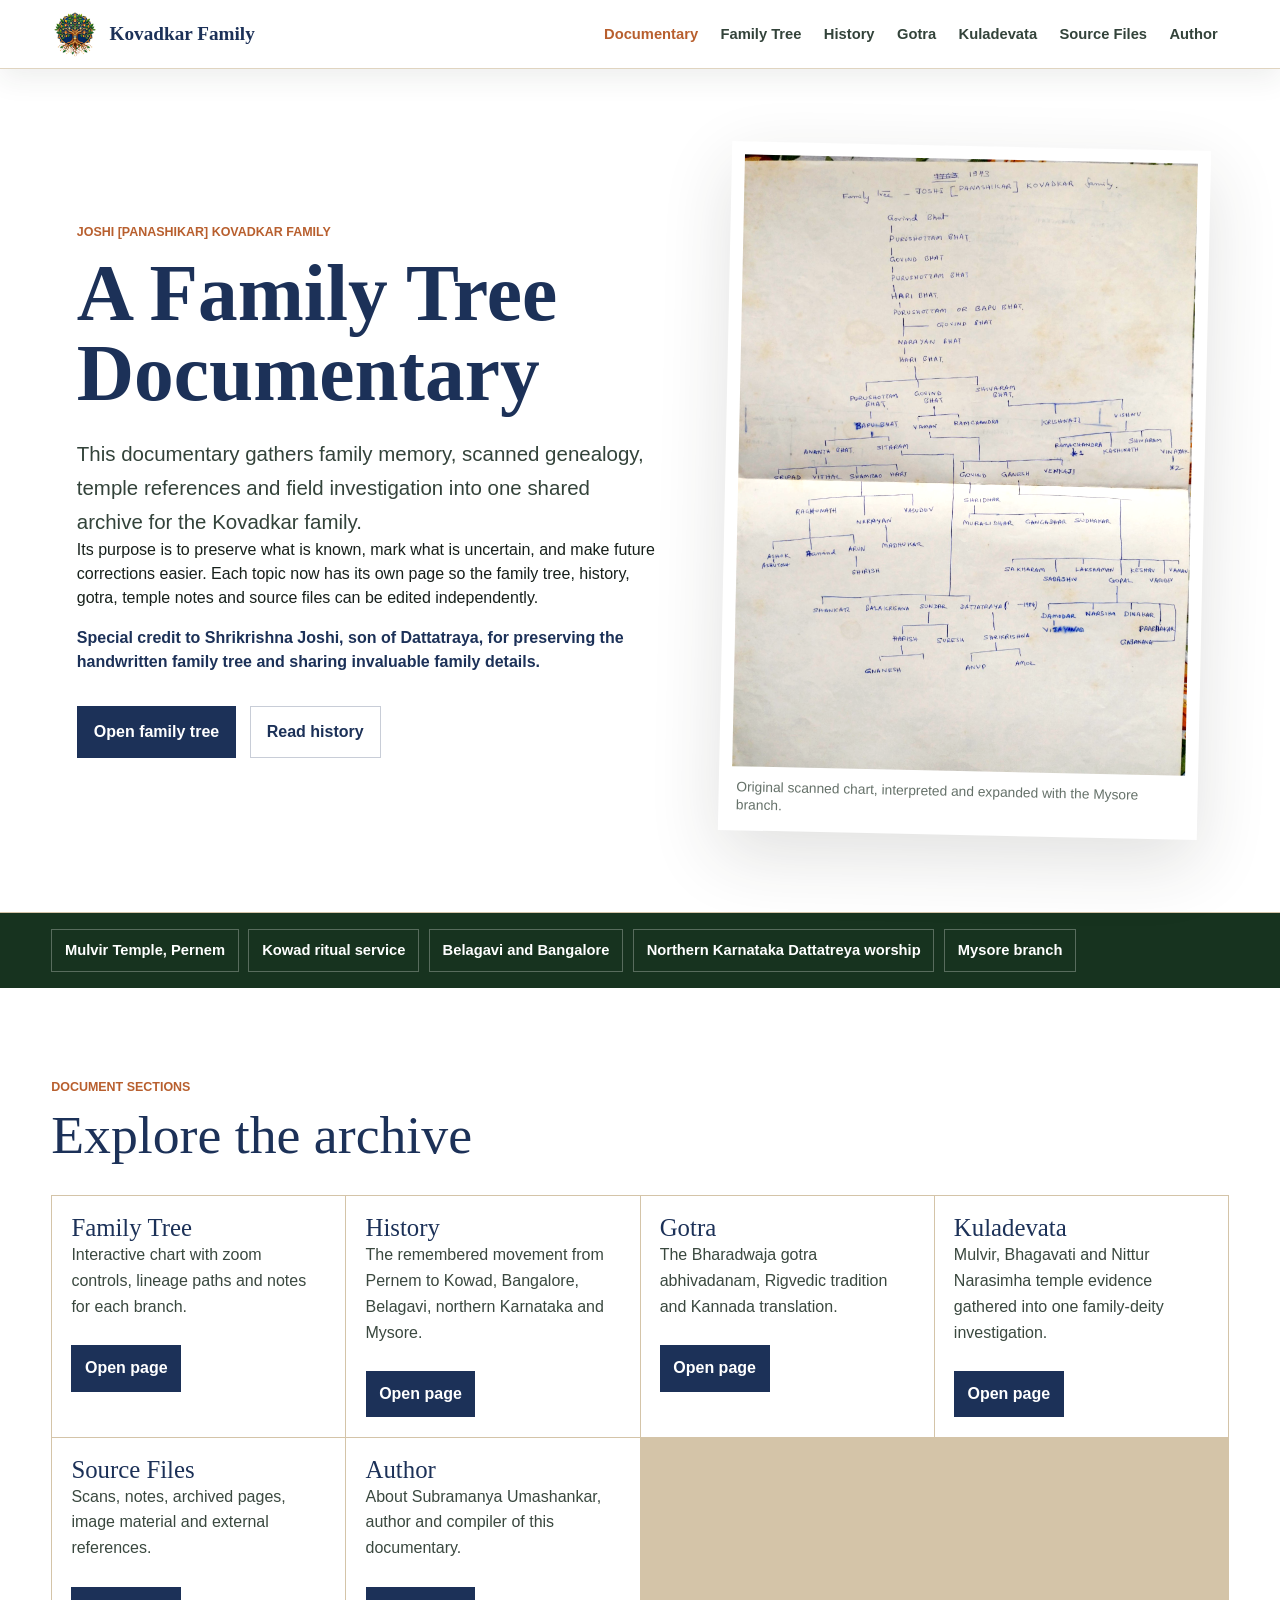
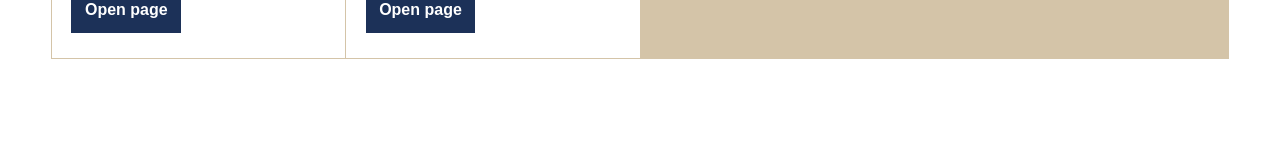
<file: index.html>
<!doctype html>
<html lang="en">
  <head>
    <meta charset="utf-8" />
    <meta name="viewport" content="width=device-width, initial-scale=1" />
    <title>Kovadkar Family Documentary</title>
    <meta
      name="description"
      content="A documentary-style overview of the Kovadkar family tree, migration history, gotra, temple connections and source archive."
    />
    <link href="https://cdn.jsdelivr.net/npm/bootstrap@5.3.8/dist/css/bootstrap.min.css" rel="stylesheet" integrity="sha384-sRIl4kxILFvY47J16cr9ZwB07vP4J8+LH7qKQnuqkuIAvNWLzeN8tE5YBujZqJLB" crossorigin="anonymous" />
    <link rel="stylesheet" href="./style.css" />
  </head>
  <body>
    <nav class="navbar navbar-expand-lg site-navbar sticky-top" aria-label="Main navigation">
      <div class="container-fluid">
        <a class="navbar-brand" href="./index.html" aria-label="Kovadkar family documentary home">
          <img src="./assets/family-tree-icon.png" alt="" />
          <span>Kovadkar Family</span>
        </a>
        <button class="navbar-toggler" type="button" data-bs-toggle="collapse" data-bs-target="#mainNavbar" aria-controls="mainNavbar" aria-expanded="false" aria-label="Toggle navigation">
          <span class="navbar-toggler-icon"></span>
        </button>
        <div class="collapse navbar-collapse" id="mainNavbar">
          <ul class="navbar-nav ms-auto mb-2 mb-lg-0">
            <li class="nav-item"><a class="nav-link active" aria-current="page" href="./index.html">Documentary</a></li>
            <li class="nav-item"><a class="nav-link" href="./family-tree.html">Family Tree</a></li>
            <li class="nav-item"><a class="nav-link" href="./history.html">History</a></li>
            <li class="nav-item"><a class="nav-link" href="./gotra.html">Gotra</a></li>
            <li class="nav-item"><a class="nav-link" href="./kuladevata.html">Kuladevata</a></li>
            <li class="nav-item"><a class="nav-link" href="./sources.html">Source Files</a></li>
            <li class="nav-item"><a class="nav-link" href="./about.html">Author</a></li>
          </ul>
        </div>
      </div>
    </nav>
    <main>
      <section class="hero">
        <div class="hero-copy">
          <p class="eyebrow">Joshi [Panashikar] Kovadkar Family</p>
          <h1>A Family Tree Documentary</h1>
          <p class="lede">
            This documentary gathers family memory, scanned genealogy, temple references and field investigation into one shared archive for the Kovadkar family.
          </p>
          <p>
            Its purpose is to preserve what is known, mark what is uncertain, and make future corrections easier. Each topic now has its own page so the family tree, history, gotra, temple notes and source files can be edited independently.
          </p>
          <p class="author-caption">
            Special credit to Shrikrishna Joshi, son of Dattatraya, for preserving the handwritten family tree and sharing invaluable family details.
          </p>
          <div class="hero-actions">
            <a href="./family-tree.html">Open family tree</a>
            <a href="./history.html">Read history</a>
          </div>
        </div>
        <figure class="scan-frame">
          <img src="./assets/family-tree-scan-page-1.png" alt="Original handwritten family tree scan" />
          <figcaption>Original scanned chart, interpreted and expanded with the Mysore branch.</figcaption>
        </figure>
      </section>

      <section class="context-strip" aria-label="Key movements">
        <span>Mulvir Temple, Pernem</span>
        <span>Kowad ritual service</span>
        <span>Belagavi and Bangalore</span>
        <span>Northern Karnataka Dattatreya worship</span>
        <span>Mysore branch</span>
      </section>

      <section class="source-section">
        <div class="section-heading">
          <p class="eyebrow">Document sections</p>
          <h2>Explore the archive</h2>
        </div>
        <div class="source-grid">
          <article>
            <h3>Family Tree</h3>
            <p>Interactive chart with zoom controls, lineage paths and notes for each branch.</p>
            <a href="./family-tree.html">Open page</a>
          </article>
          <article>
            <h3>History</h3>
            <p>The remembered movement from Pernem to Kowad, Bangalore, Belagavi, northern Karnataka and Mysore.</p>
            <a href="./history.html">Open page</a>
          </article>
          <article>
            <h3>Gotra</h3>
            <p>The Bharadwaja gotra abhivadanam, Rigvedic tradition and Kannada translation.</p>
            <a href="./gotra.html">Open page</a>
          </article>
          <article>
            <h3>Kuladevata</h3>
            <p>Mulvir, Bhagavati and Nittur Narasimha temple evidence gathered into one family-deity investigation.</p>
            <a href="./kuladevata.html">Open page</a>
          </article>
          <article>
            <h3>Source Files</h3>
            <p>Scans, notes, archived pages, image material and external references.</p>
            <a href="./sources.html">Open page</a>
          </article>
          <article>
            <h3>Author</h3>
            <p>About Subramanya Umashankar, author and compiler of this documentary.</p>
            <a href="./about.html">Open page</a>
          </article>
        </div>
      </section>
    </main>
    <script src="https://cdn.jsdelivr.net/npm/bootstrap@5.3.8/dist/js/bootstrap.bundle.min.js" integrity="sha384-FKyoEForCGlyvwx9Hj09JcYn3nv7wiPVlz7YYwJrWVcXK/BmnVDxM+D2scQbITxI" crossorigin="anonymous"></script>
    <script data-goatcounter="https://subbujoshi.goatcounter.com/count" async src="https://gc.zgo.at/count.js"></script>
  </body>
</html>
</file>
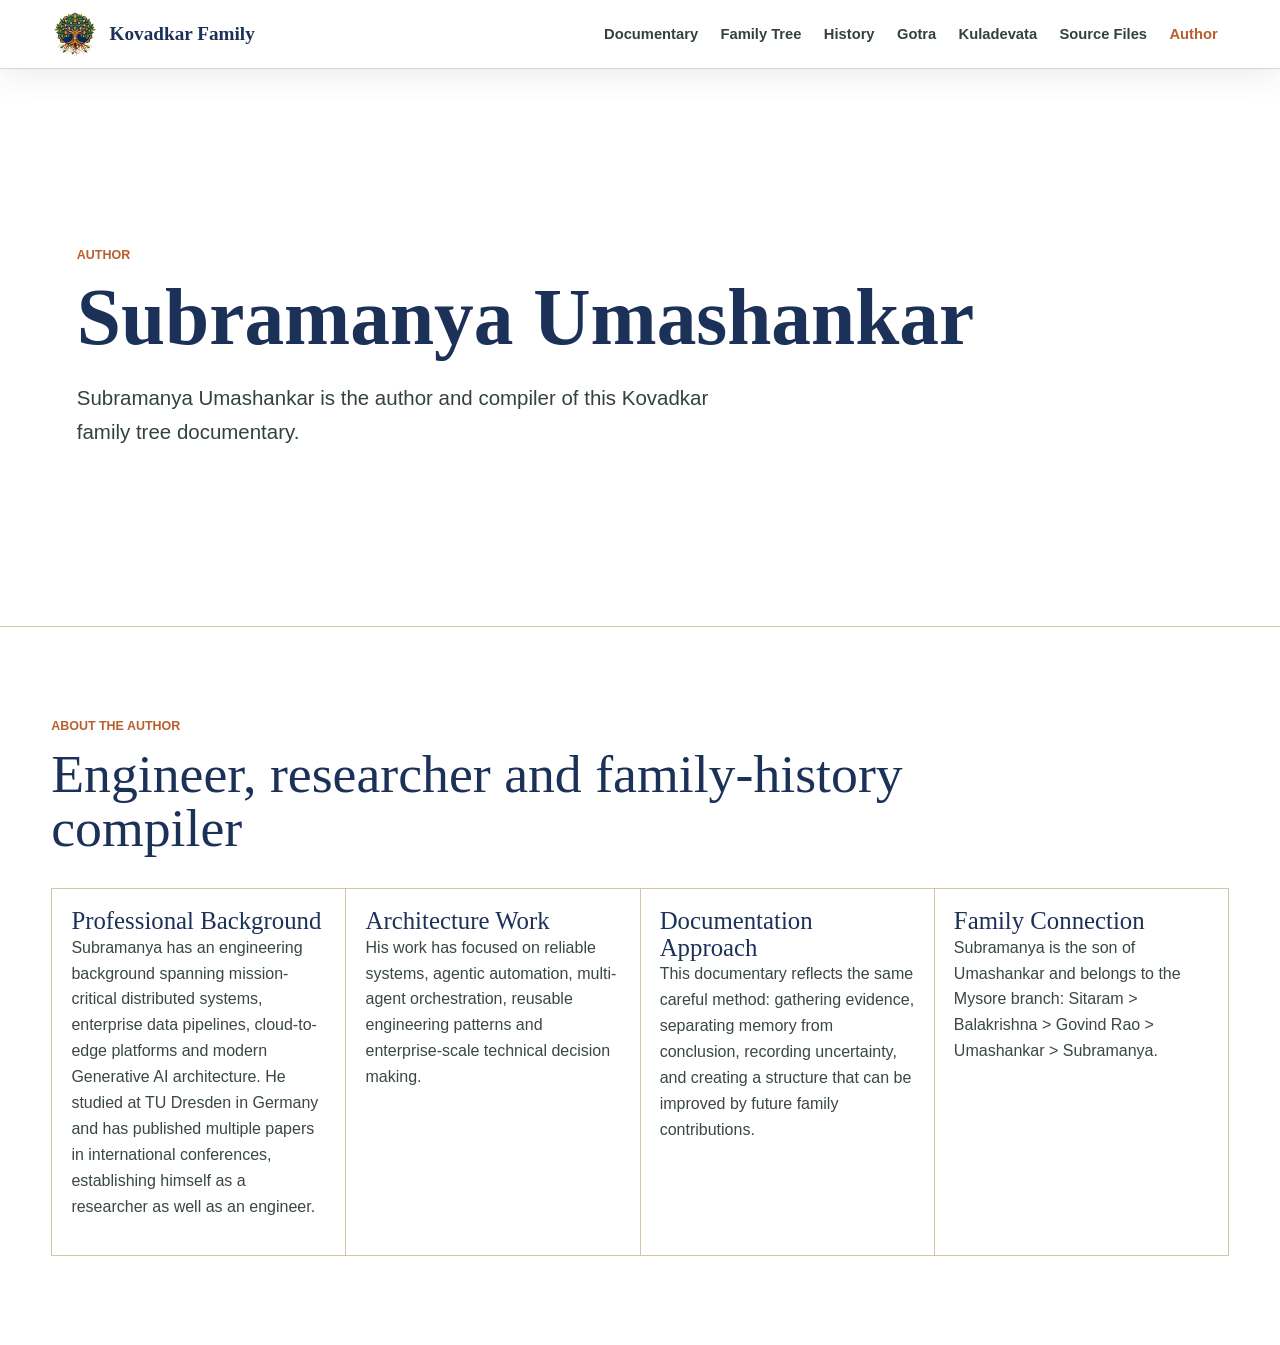
<file: about.html>
<!doctype html>
<html lang="en">
  <head>
    <meta charset="utf-8" />
    <meta name="viewport" content="width=device-width, initial-scale=1" />
    <title>Author | Kovadkar Family Documentary</title>
    <meta name="description" content="About Subramanya Umashankar, author and compiler of the Kovadkar family documentary." />
    <link href="https://cdn.jsdelivr.net/npm/bootstrap@5.3.8/dist/css/bootstrap.min.css" rel="stylesheet" integrity="sha384-sRIl4kxILFvY47J16cr9ZwB07vP4J8+LH7qKQnuqkuIAvNWLzeN8tE5YBujZqJLB" crossorigin="anonymous" />
    <link rel="stylesheet" href="./style.css" />
  </head>
  <body>
    <nav class="navbar navbar-expand-lg site-navbar sticky-top" aria-label="Main navigation">
      <div class="container-fluid">
        <a class="navbar-brand" href="./index.html"><img src="./assets/family-tree-icon.png" alt="" /><span>Kovadkar Family</span></a>
        <button class="navbar-toggler" type="button" data-bs-toggle="collapse" data-bs-target="#mainNavbar" aria-controls="mainNavbar" aria-expanded="false" aria-label="Toggle navigation"><span class="navbar-toggler-icon"></span></button>
        <div class="collapse navbar-collapse" id="mainNavbar">
          <ul class="navbar-nav ms-auto mb-2 mb-lg-0">
            <li class="nav-item"><a class="nav-link" href="./index.html">Documentary</a></li>
            <li class="nav-item"><a class="nav-link" href="./family-tree.html">Family Tree</a></li>
            <li class="nav-item"><a class="nav-link" href="./history.html">History</a></li>
            <li class="nav-item"><a class="nav-link" href="./gotra.html">Gotra</a></li>
            <li class="nav-item"><a class="nav-link" href="./kuladevata.html">Kuladevata</a></li>
            <li class="nav-item"><a class="nav-link" href="./sources.html">Source Files</a></li>
            <li class="nav-item"><a class="nav-link active" aria-current="page" href="./about.html">Author</a></li>
          </ul>
        </div>
      </div>
    </nav>
    <main>
      <section class="source-hero">
        <p class="eyebrow">Author</p>
        <h1>Subramanya Umashankar</h1>
        <p class="lede">Subramanya Umashankar is the author and compiler of this Kovadkar family tree documentary.</p>
      </section>

      <section class="source-section">
        <div class="section-heading">
          <p class="eyebrow">About the author</p>
          <h2>Engineer, researcher and family-history compiler</h2>
        </div>
        <div class="source-grid">
          <article>
            <h3>Professional Background</h3>
            <p>Subramanya has an engineering background spanning mission-critical distributed systems, enterprise data pipelines, cloud-to-edge platforms and modern Generative AI architecture. He studied at TU Dresden in Germany and has published multiple papers in international conferences, establishing himself as a researcher as well as an engineer.</p>
          </article>
          <article>
            <h3>Architecture Work</h3>
            <p>His work has focused on reliable systems, agentic automation, multi-agent orchestration, reusable engineering patterns and enterprise-scale technical decision making.</p>
          </article>
          <article>
            <h3>Documentation Approach</h3>
            <p>This documentary reflects the same careful method: gathering evidence, separating memory from conclusion, recording uncertainty, and creating a structure that can be improved by future family contributions.</p>
          </article>
          <article>
            <h3>Family Connection</h3>
            <p>Subramanya is the son of Umashankar and belongs to the Mysore branch: Sitaram &gt; Balakrishna &gt; Govind Rao &gt; Umashankar &gt; Subramanya.</p>
          </article>
        </div>
      </section>
    </main>
    <script src="https://cdn.jsdelivr.net/npm/bootstrap@5.3.8/dist/js/bootstrap.bundle.min.js" integrity="sha384-FKyoEForCGlyvwx9Hj09JcYn3nv7wiPVlz7YYwJrWVcXK/BmnVDxM+D2scQbITxI" crossorigin="anonymous"></script>
    <script data-goatcounter="https://subbujoshi.goatcounter.com/count" async src="https://gc.zgo.at/count.js"></script>
  </body>
</html>
</file>
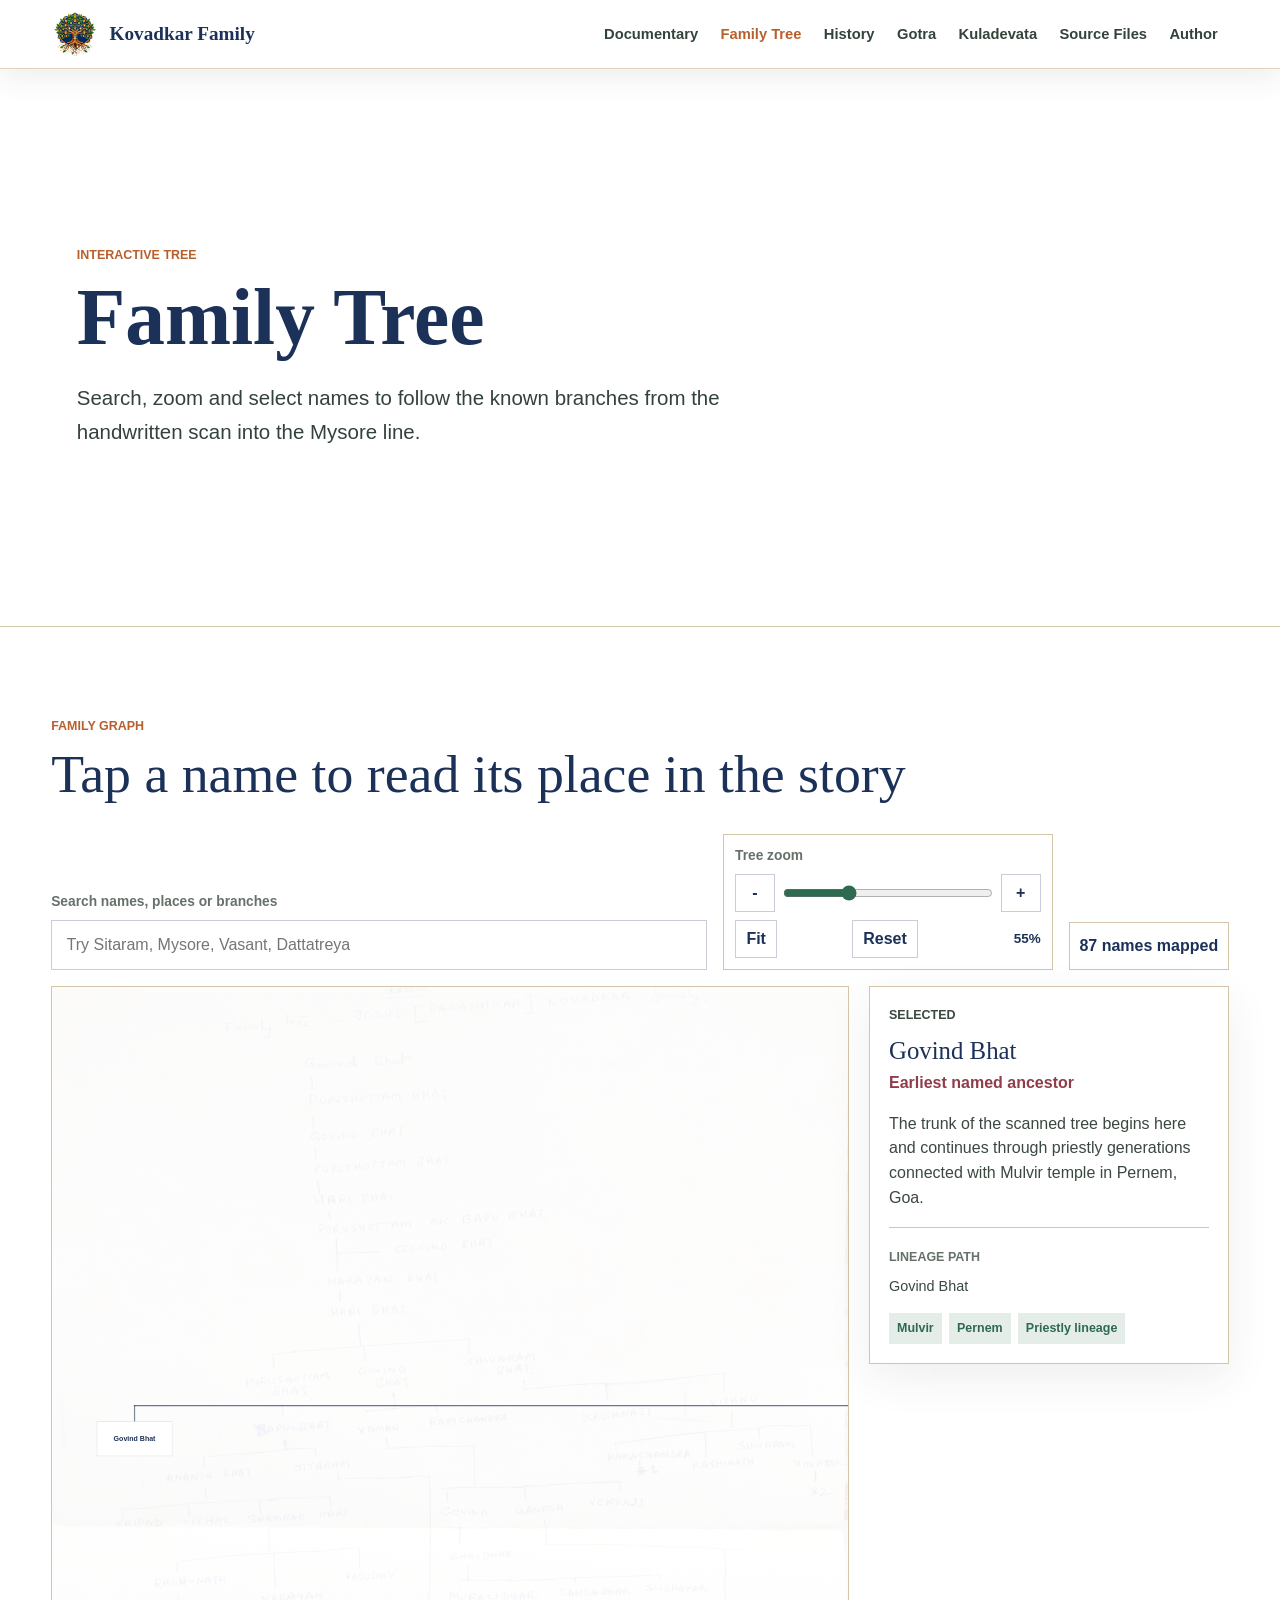
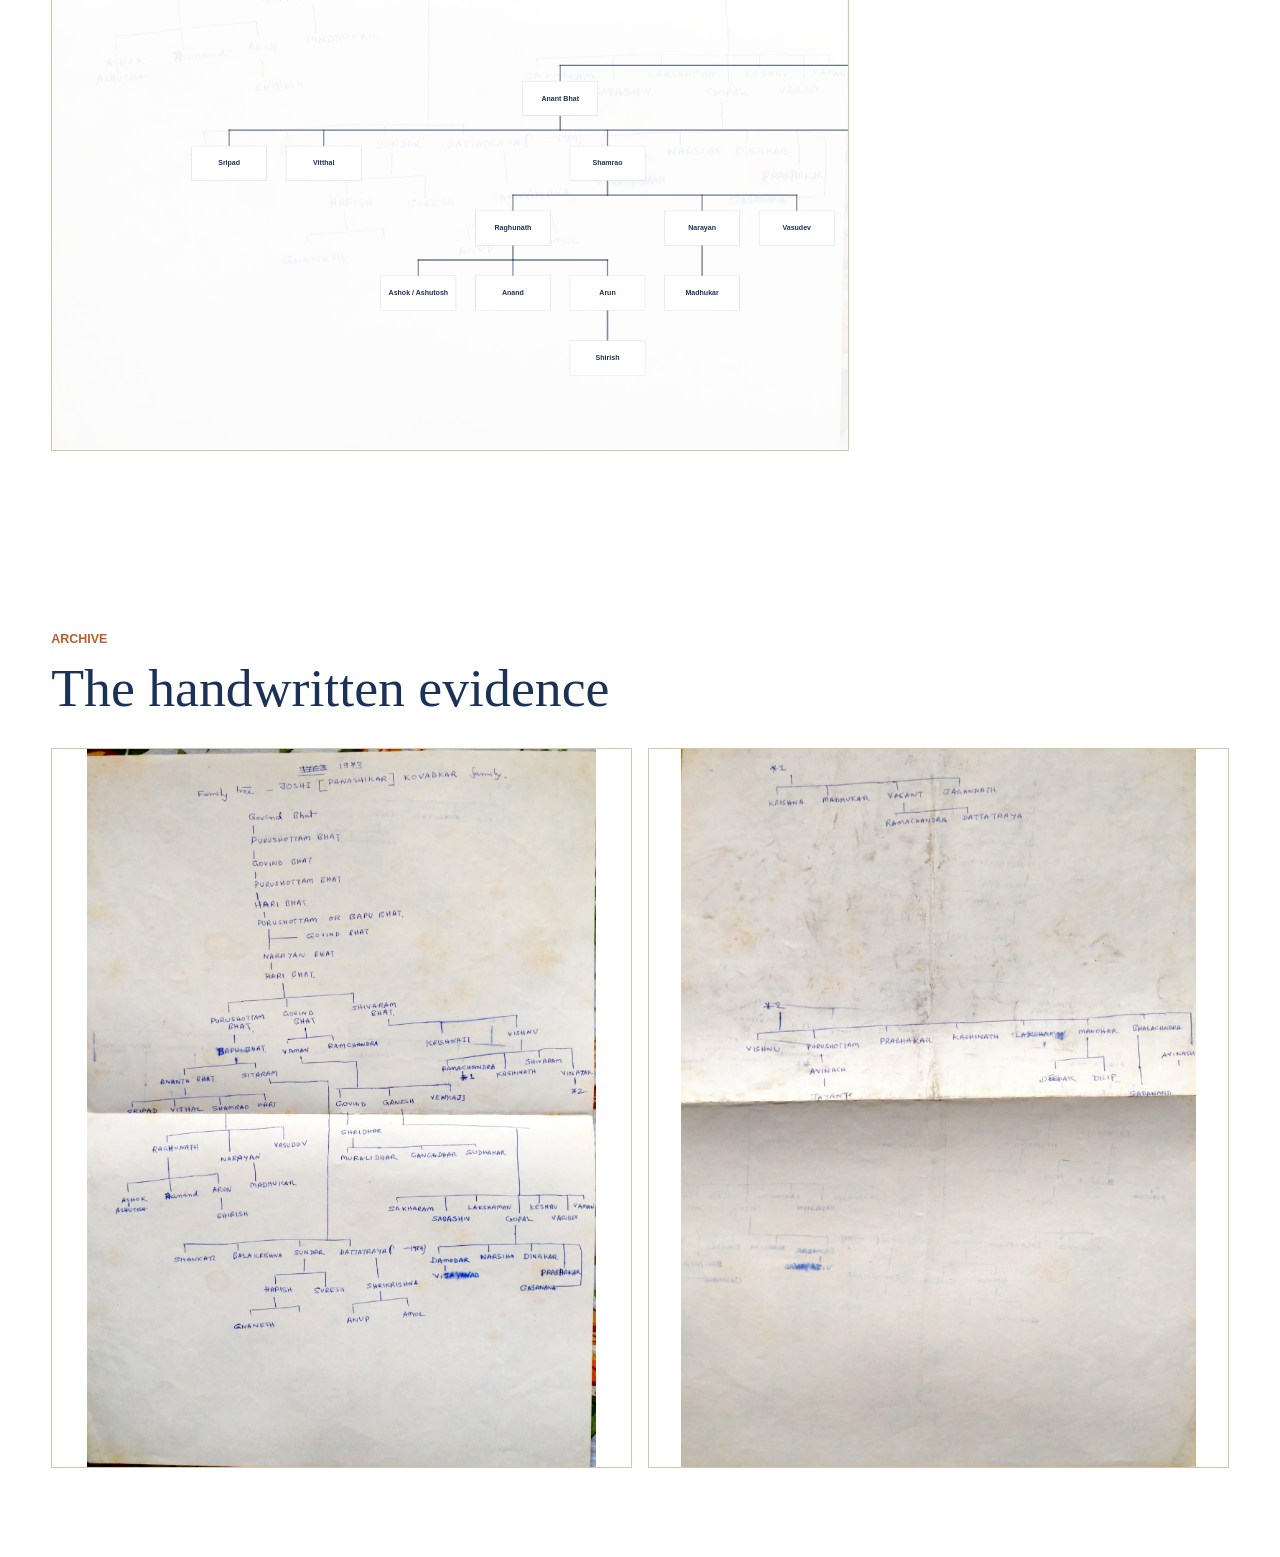
<file: family-tree.html>
<!doctype html>
<html lang="en">
  <head>
    <meta charset="utf-8" />
    <meta name="viewport" content="width=device-width, initial-scale=1" />
    <title>Family Tree | Kovadkar Family Documentary</title>
    <meta name="description" content="Interactive Kovadkar family tree with zoom, search, branch notes and original scanned charts." />
    <link href="https://cdn.jsdelivr.net/npm/bootstrap@5.3.8/dist/css/bootstrap.min.css" rel="stylesheet" integrity="sha384-sRIl4kxILFvY47J16cr9ZwB07vP4J8+LH7qKQnuqkuIAvNWLzeN8tE5YBujZqJLB" crossorigin="anonymous" />
    <link rel="stylesheet" href="./style.css" />
  </head>
  <body>
    <nav class="navbar navbar-expand-lg site-navbar sticky-top" aria-label="Main navigation">
      <div class="container-fluid">
        <a class="navbar-brand" href="./index.html" aria-label="Kovadkar family documentary home">
          <img src="./assets/family-tree-icon.png" alt="" />
          <span>Kovadkar Family</span>
        </a>
        <button class="navbar-toggler" type="button" data-bs-toggle="collapse" data-bs-target="#mainNavbar" aria-controls="mainNavbar" aria-expanded="false" aria-label="Toggle navigation">
          <span class="navbar-toggler-icon"></span>
        </button>
        <div class="collapse navbar-collapse" id="mainNavbar">
          <ul class="navbar-nav ms-auto mb-2 mb-lg-0">
            <li class="nav-item"><a class="nav-link" href="./index.html">Documentary</a></li>
            <li class="nav-item"><a class="nav-link active" aria-current="page" href="./family-tree.html">Family Tree</a></li>
            <li class="nav-item"><a class="nav-link" href="./history.html">History</a></li>
            <li class="nav-item"><a class="nav-link" href="./gotra.html">Gotra</a></li>
            <li class="nav-item"><a class="nav-link" href="./kuladevata.html">Kuladevata</a></li>
            <li class="nav-item"><a class="nav-link" href="./sources.html">Source Files</a></li>
            <li class="nav-item"><a class="nav-link" href="./about.html">Author</a></li>
          </ul>
        </div>
      </div>
    </nav>
    <main>
      <section class="source-hero">
        <p class="eyebrow">Interactive tree</p>
        <h1>Family Tree</h1>
        <p class="lede">Search, zoom and select names to follow the known branches from the handwritten scan into the Mysore line.</p>
      </section>

      <section class="tree-section" id="tree">
        <div class="section-heading">
          <p class="eyebrow">Family graph</p>
          <h2>Tap a name to read its place in the story</h2>
        </div>
        <div class="tree-tools">
          <label>
            <span>Search names, places or branches</span>
            <input id="tree-search" placeholder="Try Sitaram, Mysore, Vasant, Dattatreya" />
          </label>
          <div class="zoom-panel" aria-label="Tree zoom controls">
            <span>Tree zoom</span>
            <div class="zoom-controls">
              <button id="zoom-out" type="button" aria-label="Zoom out">-</button>
              <input id="zoom-slider" aria-label="Tree zoom level" type="range" min="0.25" max="1.25" step="0.05" value="0.55" />
              <button id="zoom-in" type="button" aria-label="Zoom in">+</button>
            </div>
            <div class="zoom-presets">
              <button id="zoom-fit" type="button">Fit</button>
              <button id="zoom-reset" type="button">Reset</button>
              <strong id="zoom-label">55%</strong>
            </div>
          </div>
          <div class="counter" id="tree-counter">0 names mapped</div>
        </div>
        <div class="tree-layout">
          <div class="tree-scroll" id="tree-scroll" aria-label="Family tree graph"></div>
          <aside class="person-panel">
            <p class="eyebrow">Selected</p>
            <h3 id="selected-name">Govind Bhat</h3>
            <p class="subtitle" id="selected-subtitle"></p>
            <p id="selected-note"></p>
            <div class="path">
              <span>Lineage path</span>
              <p id="selected-path"></p>
            </div>
            <div class="tags" id="selected-tags"></div>
          </aside>
        </div>
      </section>

      <section class="archive" aria-label="Original scans">
        <div class="section-heading">
          <p class="eyebrow">Archive</p>
          <h2>The handwritten evidence</h2>
        </div>
        <div class="scan-grid">
          <img src="./assets/family-tree-scan-page-1.png" alt="Family tree scan page one" />
          <img src="./assets/family-tree-scan-page-2.png" alt="Family tree scan page two with starred continuations" />
        </div>
      </section>
    </main>
    <script src="./script.js"></script>
    <script src="https://cdn.jsdelivr.net/npm/bootstrap@5.3.8/dist/js/bootstrap.bundle.min.js" integrity="sha384-FKyoEForCGlyvwx9Hj09JcYn3nv7wiPVlz7YYwJrWVcXK/BmnVDxM+D2scQbITxI" crossorigin="anonymous"></script>
    <script data-goatcounter="https://subbujoshi.goatcounter.com/count" async src="https://gc.zgo.at/count.js"></script>
  </body>
</html>
</file>
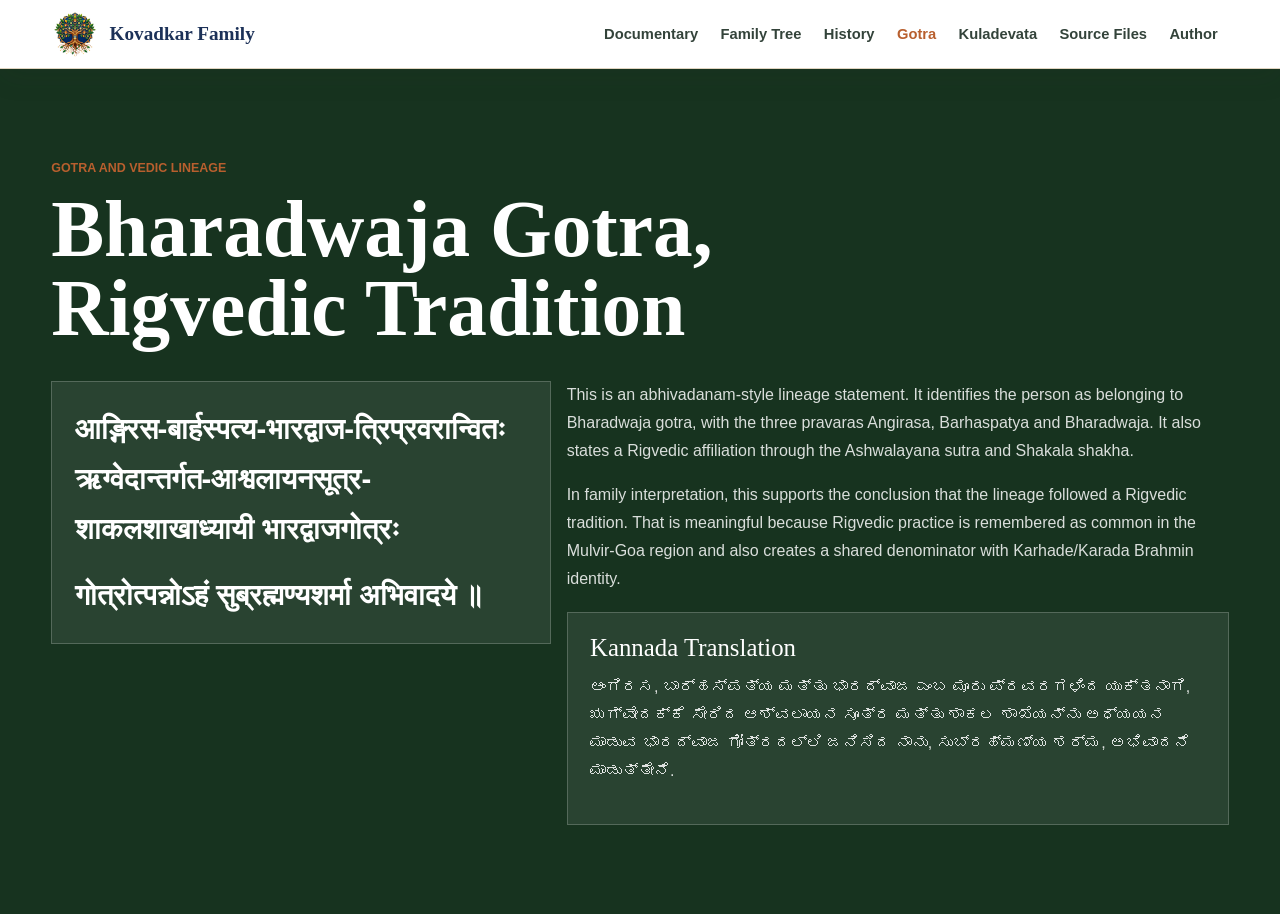
<file: gotra.html>
<!doctype html>
<html lang="en">
  <head>
    <meta charset="utf-8" />
    <meta name="viewport" content="width=device-width, initial-scale=1" />
    <title>Gotra | Kovadkar Family Documentary</title>
    <meta name="description" content="Bharadwaja gotra, Rigvedic tradition, Sanskrit abhivadanam and Kannada translation." />
    <link href="https://cdn.jsdelivr.net/npm/bootstrap@5.3.8/dist/css/bootstrap.min.css" rel="stylesheet" integrity="sha384-sRIl4kxILFvY47J16cr9ZwB07vP4J8+LH7qKQnuqkuIAvNWLzeN8tE5YBujZqJLB" crossorigin="anonymous" />
    <link rel="stylesheet" href="./style.css" />
  </head>
  <body>
    <nav class="navbar navbar-expand-lg site-navbar sticky-top" aria-label="Main navigation">
      <div class="container-fluid">
        <a class="navbar-brand" href="./index.html"><img src="./assets/family-tree-icon.png" alt="" /><span>Kovadkar Family</span></a>
        <button class="navbar-toggler" type="button" data-bs-toggle="collapse" data-bs-target="#mainNavbar" aria-controls="mainNavbar" aria-expanded="false" aria-label="Toggle navigation"><span class="navbar-toggler-icon"></span></button>
        <div class="collapse navbar-collapse" id="mainNavbar">
          <ul class="navbar-nav ms-auto mb-2 mb-lg-0">
            <li class="nav-item"><a class="nav-link" href="./index.html">Documentary</a></li>
            <li class="nav-item"><a class="nav-link" href="./family-tree.html">Family Tree</a></li>
            <li class="nav-item"><a class="nav-link" href="./history.html">History</a></li>
            <li class="nav-item"><a class="nav-link active" aria-current="page" href="./gotra.html">Gotra</a></li>
            <li class="nav-item"><a class="nav-link" href="./kuladevata.html">Kuladevata</a></li>
            <li class="nav-item"><a class="nav-link" href="./sources.html">Source Files</a></li>
            <li class="nav-item"><a class="nav-link" href="./about.html">Author</a></li>
          </ul>
        </div>
      </div>
    </nav>
    <main>
      <section class="gotra-section" id="gotra">
        <div class="section-heading">
          <p class="eyebrow">Gotra and Vedic lineage</p>
          <h1>Bharadwaja Gotra, Rigvedic Tradition</h1>
        </div>
        <div class="gotra-layout">
          <div class="shloka-card">
            <p lang="sa">आङ्गिरस-बार्हस्पत्य-भारद्वाज-त्रिप्रवरान्वितः ऋग्वेदान्तर्गत-आश्वलायनसूत्र-शाकलशाखाध्यायी भारद्वाजगोत्रः</p>
            <p lang="sa">गोत्रोत्पन्नोऽहं सुब्रह्मण्यशर्मा अभिवादये ॥</p>
          </div>
          <div class="gotra-copy">
            <p>This is an abhivadanam-style lineage statement. It identifies the person as belonging to Bharadwaja gotra, with the three pravaras Angirasa, Barhaspatya and Bharadwaja. It also states a Rigvedic affiliation through the Ashwalayana sutra and Shakala shakha.</p>
            <p>In family interpretation, this supports the conclusion that the lineage followed a Rigvedic tradition. That is meaningful because Rigvedic practice is remembered as common in the Mulvir-Goa region and also creates a shared denominator with Karhade/Karada Brahmin identity.</p>
            <div class="translation-card">
              <h3>Kannada Translation</h3>
              <p lang="kn">ಆಂಗಿರಸ, ಬಾರ್ಹಸ್ಪತ್ಯ ಮತ್ತು ಭಾರದ್ವಾಜ ಎಂಬ ಮೂರು ಪ್ರವರಗಳಿಂದ ಯುಕ್ತನಾಗಿ, ಋಗ್ವೇದಕ್ಕೆ ಸೇರಿದ ಆಶ್ವಲಾಯನ ಸೂತ್ರ ಮತ್ತು ಶಾಕಲ ಶಾಖೆಯನ್ನು ಅಧ್ಯಯನ ಮಾಡುವ ಭಾರದ್ವಾಜ ಗೋತ್ರದಲ್ಲಿ ಜನಿಸಿದ ನಾನು, ಸುಬ್ರಹ್ಮಣ್ಯ ಶರ್ಮ, ಅಭಿವಾದನೆ ಮಾಡುತ್ತೇನೆ.</p>
            </div>
          </div>
        </div>
      </section>
    </main>
    <script src="https://cdn.jsdelivr.net/npm/bootstrap@5.3.8/dist/js/bootstrap.bundle.min.js" integrity="sha384-FKyoEForCGlyvwx9Hj09JcYn3nv7wiPVlz7YYwJrWVcXK/BmnVDxM+D2scQbITxI" crossorigin="anonymous"></script>
    <script data-goatcounter="https://subbujoshi.goatcounter.com/count" async src="https://gc.zgo.at/count.js"></script>
  </body>
</html>
</file>
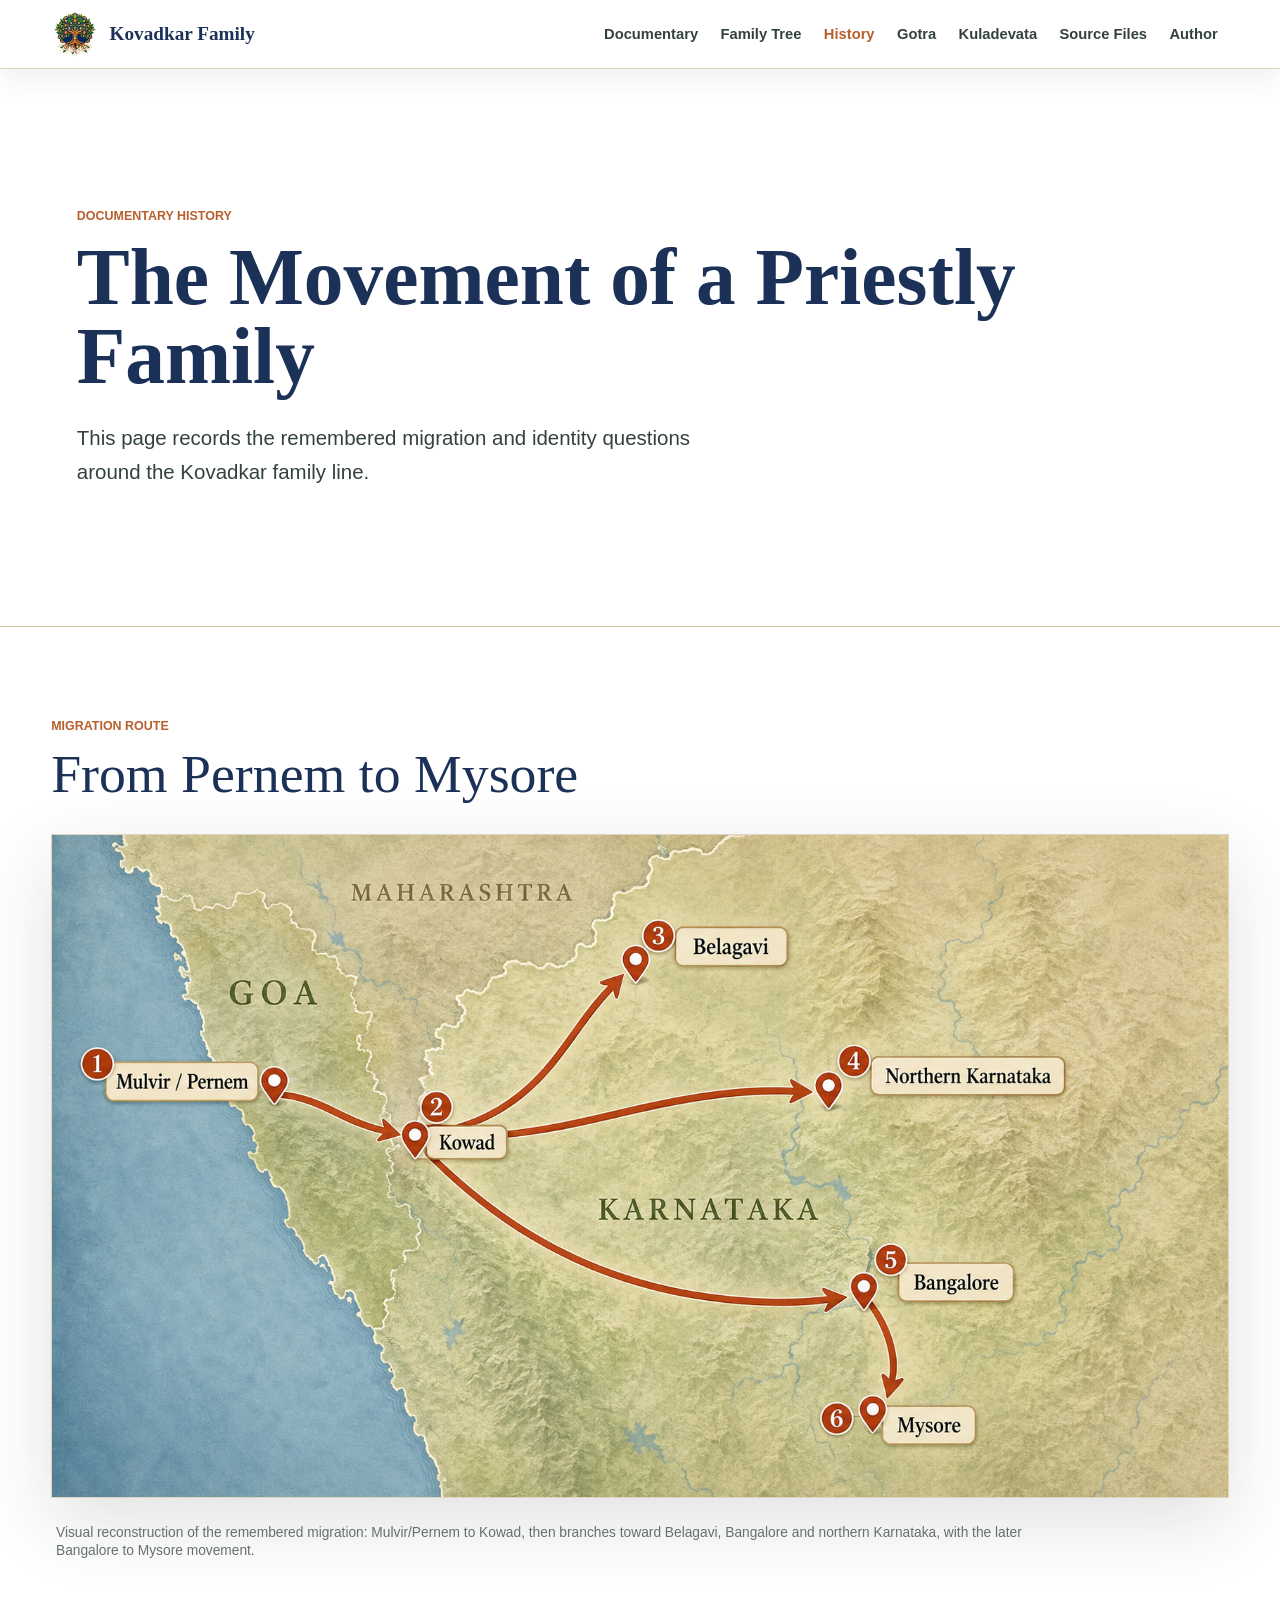
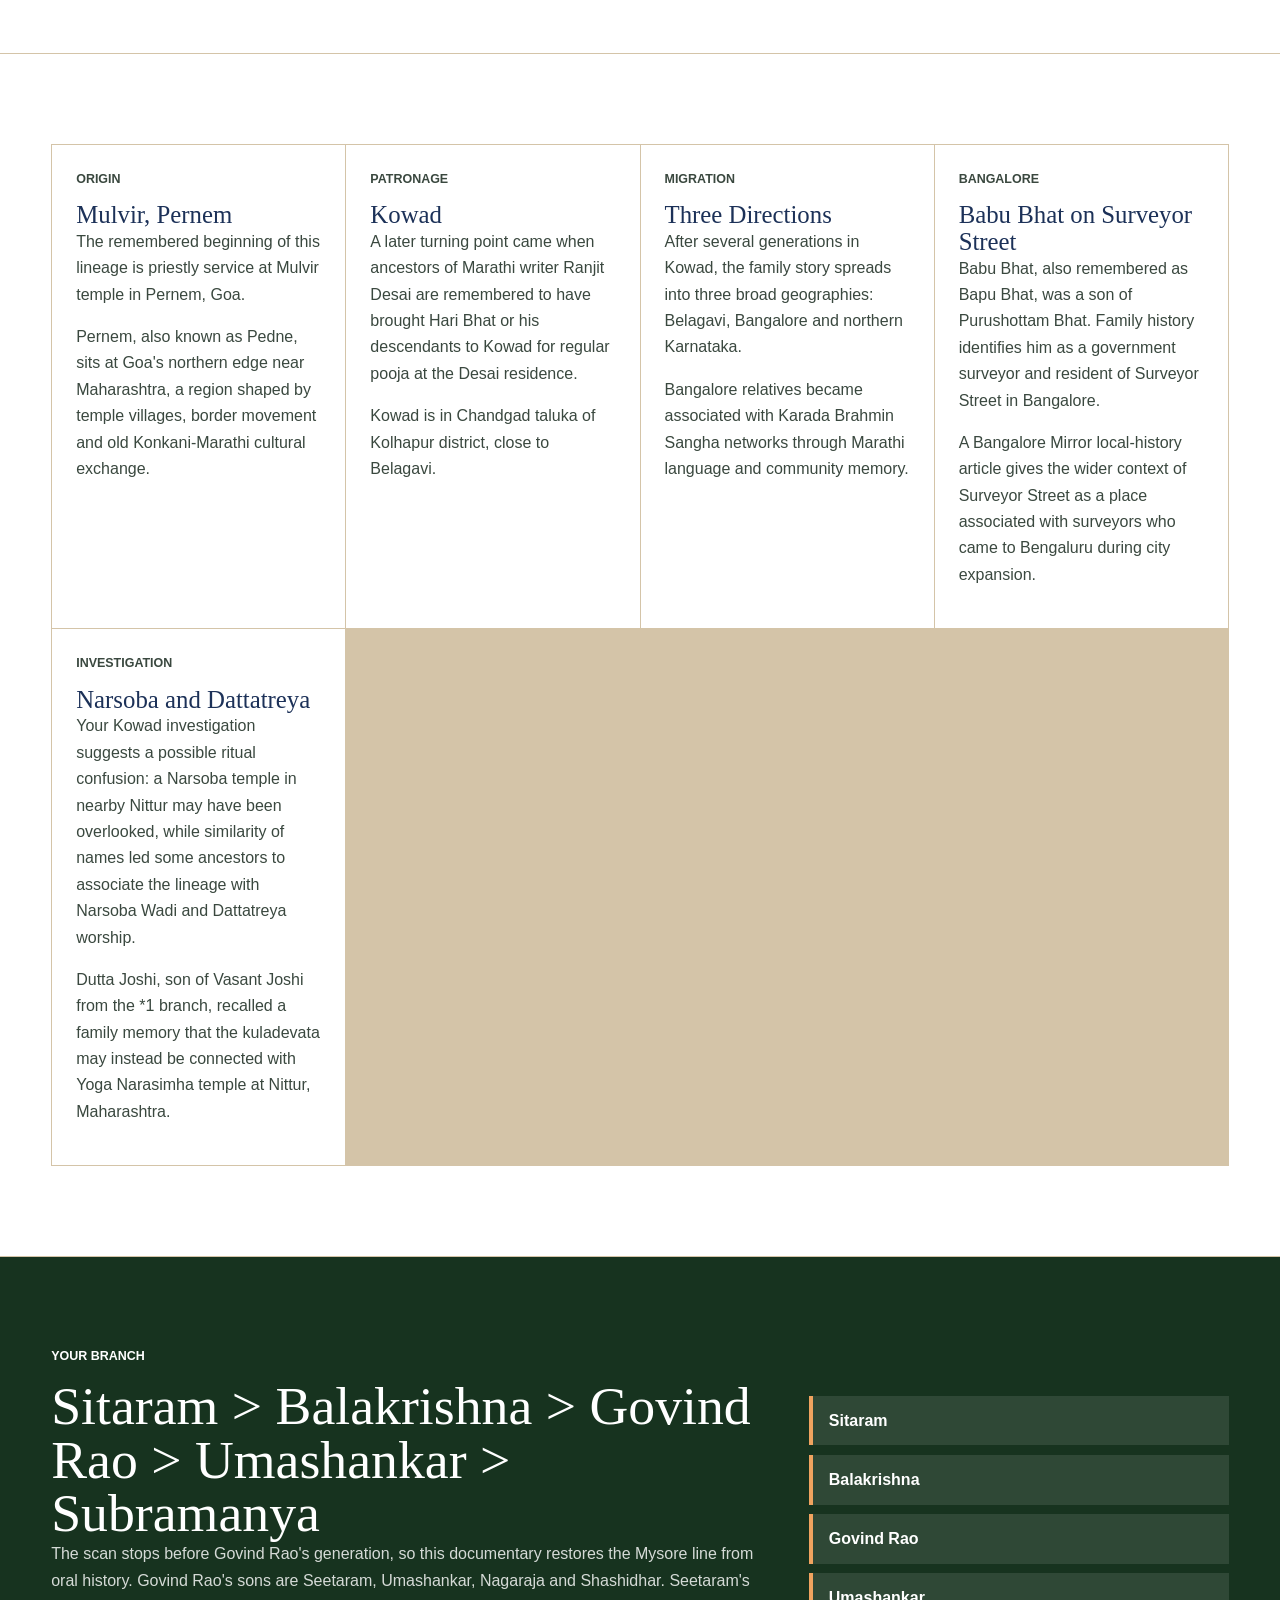
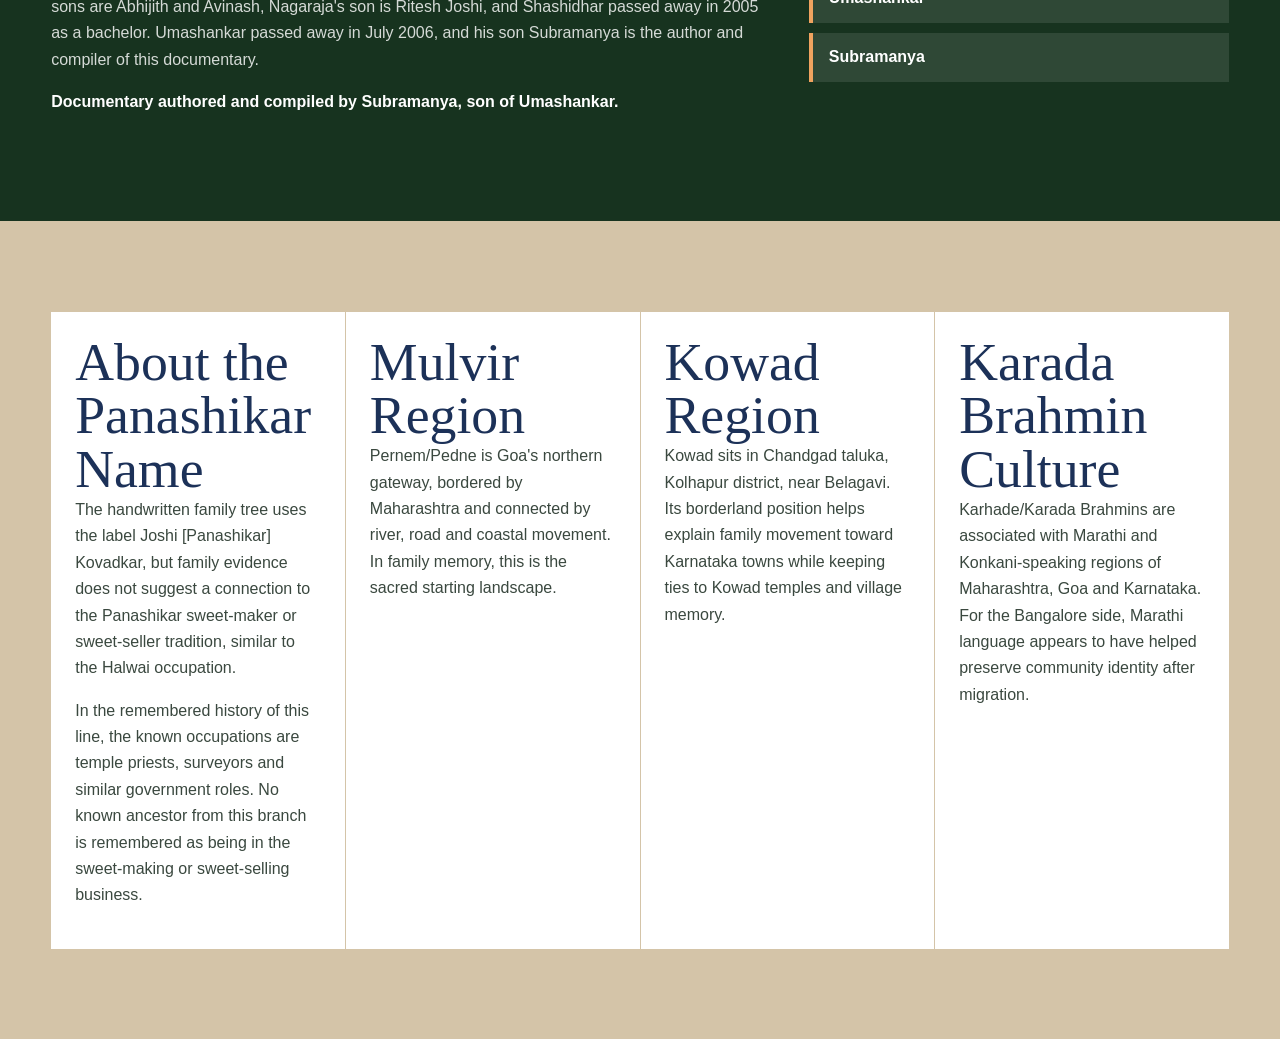
<file: history.html>
<!doctype html>
<html lang="en">
  <head>
    <meta charset="utf-8" />
    <meta name="viewport" content="width=device-width, initial-scale=1" />
    <title>History | Kovadkar Family Documentary</title>
    <meta name="description" content="Family history from Mulvir and Kowad to Belagavi, Bangalore, northern Karnataka and Mysore." />
    <link href="https://cdn.jsdelivr.net/npm/bootstrap@5.3.8/dist/css/bootstrap.min.css" rel="stylesheet" integrity="sha384-sRIl4kxILFvY47J16cr9ZwB07vP4J8+LH7qKQnuqkuIAvNWLzeN8tE5YBujZqJLB" crossorigin="anonymous" />
    <link rel="stylesheet" href="./style.css" />
  </head>
  <body>
    <nav class="navbar navbar-expand-lg site-navbar sticky-top" aria-label="Main navigation">
      <div class="container-fluid">
        <a class="navbar-brand" href="./index.html"><img src="./assets/family-tree-icon.png" alt="" /><span>Kovadkar Family</span></a>
        <button class="navbar-toggler" type="button" data-bs-toggle="collapse" data-bs-target="#mainNavbar" aria-controls="mainNavbar" aria-expanded="false" aria-label="Toggle navigation"><span class="navbar-toggler-icon"></span></button>
        <div class="collapse navbar-collapse" id="mainNavbar">
          <ul class="navbar-nav ms-auto mb-2 mb-lg-0">
            <li class="nav-item"><a class="nav-link" href="./index.html">Documentary</a></li>
            <li class="nav-item"><a class="nav-link" href="./family-tree.html">Family Tree</a></li>
            <li class="nav-item"><a class="nav-link active" aria-current="page" href="./history.html">History</a></li>
            <li class="nav-item"><a class="nav-link" href="./gotra.html">Gotra</a></li>
            <li class="nav-item"><a class="nav-link" href="./kuladevata.html">Kuladevata</a></li>
            <li class="nav-item"><a class="nav-link" href="./sources.html">Source Files</a></li>
            <li class="nav-item"><a class="nav-link" href="./about.html">Author</a></li>
          </ul>
        </div>
      </div>
    </nav>
    <main>
      <section class="source-hero">
        <p class="eyebrow">Documentary history</p>
        <h1>The Movement of a Priestly Family</h1>
        <p class="lede">This page records the remembered migration and identity questions around the Kovadkar family line.</p>
      </section>

      <section class="source-section">
        <div class="section-heading">
          <p class="eyebrow">Migration route</p>
          <h2>From Pernem to Mysore</h2>
        </div>
        <figure class="migration-map">
          <img src="./assets/family-migration-map.png" alt="Map showing the Kovadkar family migration route from Mulvir and Pernem to Kowad, Belagavi, Bangalore, northern Karnataka and Mysore" />
          <figcaption>
            Visual reconstruction of the remembered migration: Mulvir/Pernem to Kowad, then branches toward Belagavi, Bangalore and northern Karnataka, with the later Bangalore to Mysore movement.
          </figcaption>
        </figure>
      </section>

      <section class="history" id="history">
        <div class="chapters">
          <article>
            <p class="eyebrow">Origin</p>
            <h3>Mulvir, Pernem</h3>
            <p>The remembered beginning of this lineage is priestly service at Mulvir temple in Pernem, Goa.</p>
            <p>Pernem, also known as Pedne, sits at Goa's northern edge near Maharashtra, a region shaped by temple villages, border movement and old Konkani-Marathi cultural exchange.</p>
          </article>
          <article>
            <p class="eyebrow">Patronage</p>
            <h3>Kowad</h3>
            <p>A later turning point came when ancestors of Marathi writer Ranjit Desai are remembered to have brought Hari Bhat or his descendants to Kowad for regular pooja at the Desai residence.</p>
            <p>Kowad is in Chandgad taluka of Kolhapur district, close to Belagavi.</p>
          </article>
          <article>
            <p class="eyebrow">Migration</p>
            <h3>Three Directions</h3>
            <p>After several generations in Kowad, the family story spreads into three broad geographies: Belagavi, Bangalore and northern Karnataka.</p>
            <p>Bangalore relatives became associated with Karada Brahmin Sangha networks through Marathi language and community memory.</p>
          </article>
          <article>
            <p class="eyebrow">Bangalore</p>
            <h3>Babu Bhat on Surveyor Street</h3>
            <p>Babu Bhat, also remembered as Bapu Bhat, was a son of Purushottam Bhat. Family history identifies him as a government surveyor and resident of Surveyor Street in Bangalore.</p>
            <p>A Bangalore Mirror local-history article gives the wider context of Surveyor Street as a place associated with surveyors who came to Bengaluru during city expansion.</p>
          </article>
          <article>
            <p class="eyebrow">Investigation</p>
            <h3>Narsoba and Dattatreya</h3>
            <p>Your Kowad investigation suggests a possible ritual confusion: a Narsoba temple in nearby Nittur may have been overlooked, while similarity of names led some ancestors to associate the lineage with Narsoba Wadi and Dattatreya worship.</p>
            <p>Dutta Joshi, son of Vasant Joshi from the *1 branch, recalled a family memory that the kuladevata may instead be connected with Yoga Narasimha temple at Nittur, Maharashtra.</p>
          </article>
        </div>
      </section>

      <section class="feature-band">
        <div>
          <p class="eyebrow">Your branch</p>
          <h2>Sitaram &gt; Balakrishna &gt; Govind Rao &gt; Umashankar &gt; Subramanya</h2>
          <p>The scan stops before Govind Rao's generation, so this documentary restores the Mysore line from oral history. Govind Rao's sons are Seetaram, Umashankar, Nagaraja and Shashidhar. Seetaram's sons are Abhijith and Avinash, Nagaraja's son is Ritesh Joshi, and Shashidhar passed away in 2005 as a bachelor. Umashankar passed away in July 2006, and his son Subramanya is the author and compiler of this documentary.</p>
          <p class="author-caption">Documentary authored and compiled by Subramanya, son of Umashankar.</p>
        </div>
        <div class="lineage-card" aria-label="Your direct lineage">
          <span>Sitaram</span><span>Balakrishna</span><span>Govind Rao</span><span>Umashankar</span><span>Subramanya</span>
        </div>
      </section>

      <section class="culture-grid">
        <article>
          <h2>About the Panashikar Name</h2>
          <p>The handwritten family tree uses the label Joshi [Panashikar] Kovadkar, but family evidence does not suggest a connection to the Panashikar sweet-maker or sweet-seller tradition, similar to the Halwai occupation.</p>
          <p>In the remembered history of this line, the known occupations are temple priests, surveyors and similar government roles. No known ancestor from this branch is remembered as being in the sweet-making or sweet-selling business.</p>
        </article>
        <article>
          <h2>Mulvir Region</h2>
          <p>Pernem/Pedne is Goa's northern gateway, bordered by Maharashtra and connected by river, road and coastal movement. In family memory, this is the sacred starting landscape.</p>
        </article>
        <article>
          <h2>Kowad Region</h2>
          <p>Kowad sits in Chandgad taluka, Kolhapur district, near Belagavi. Its borderland position helps explain family movement toward Karnataka towns while keeping ties to Kowad temples and village memory.</p>
        </article>
        <article>
          <h2>Karada Brahmin Culture</h2>
          <p>Karhade/Karada Brahmins are associated with Marathi and Konkani-speaking regions of Maharashtra, Goa and Karnataka. For the Bangalore side, Marathi language appears to have helped preserve community identity after migration.</p>
        </article>
      </section>
    </main>
    <script src="https://cdn.jsdelivr.net/npm/bootstrap@5.3.8/dist/js/bootstrap.bundle.min.js" integrity="sha384-FKyoEForCGlyvwx9Hj09JcYn3nv7wiPVlz7YYwJrWVcXK/BmnVDxM+D2scQbITxI" crossorigin="anonymous"></script>
    <script data-goatcounter="https://subbujoshi.goatcounter.com/count" async src="https://gc.zgo.at/count.js"></script>
  </body>
</html>
</file>
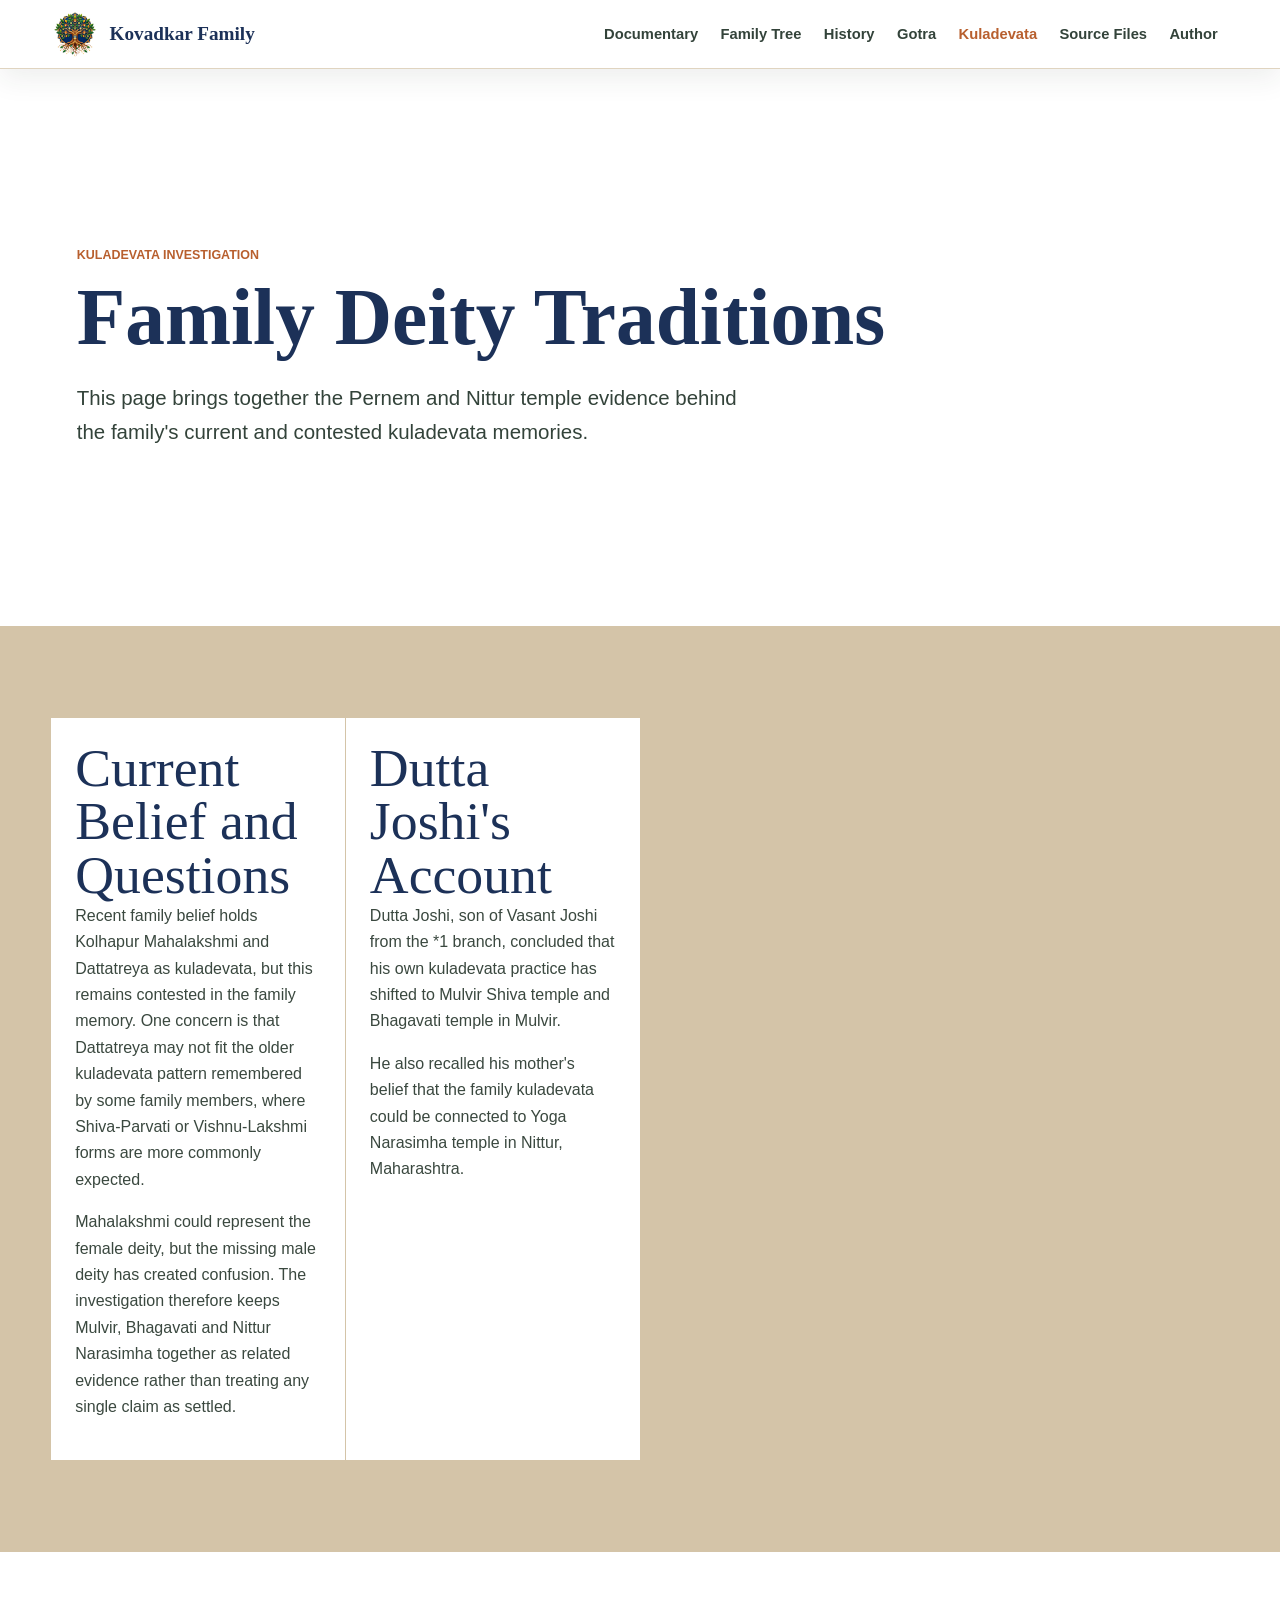
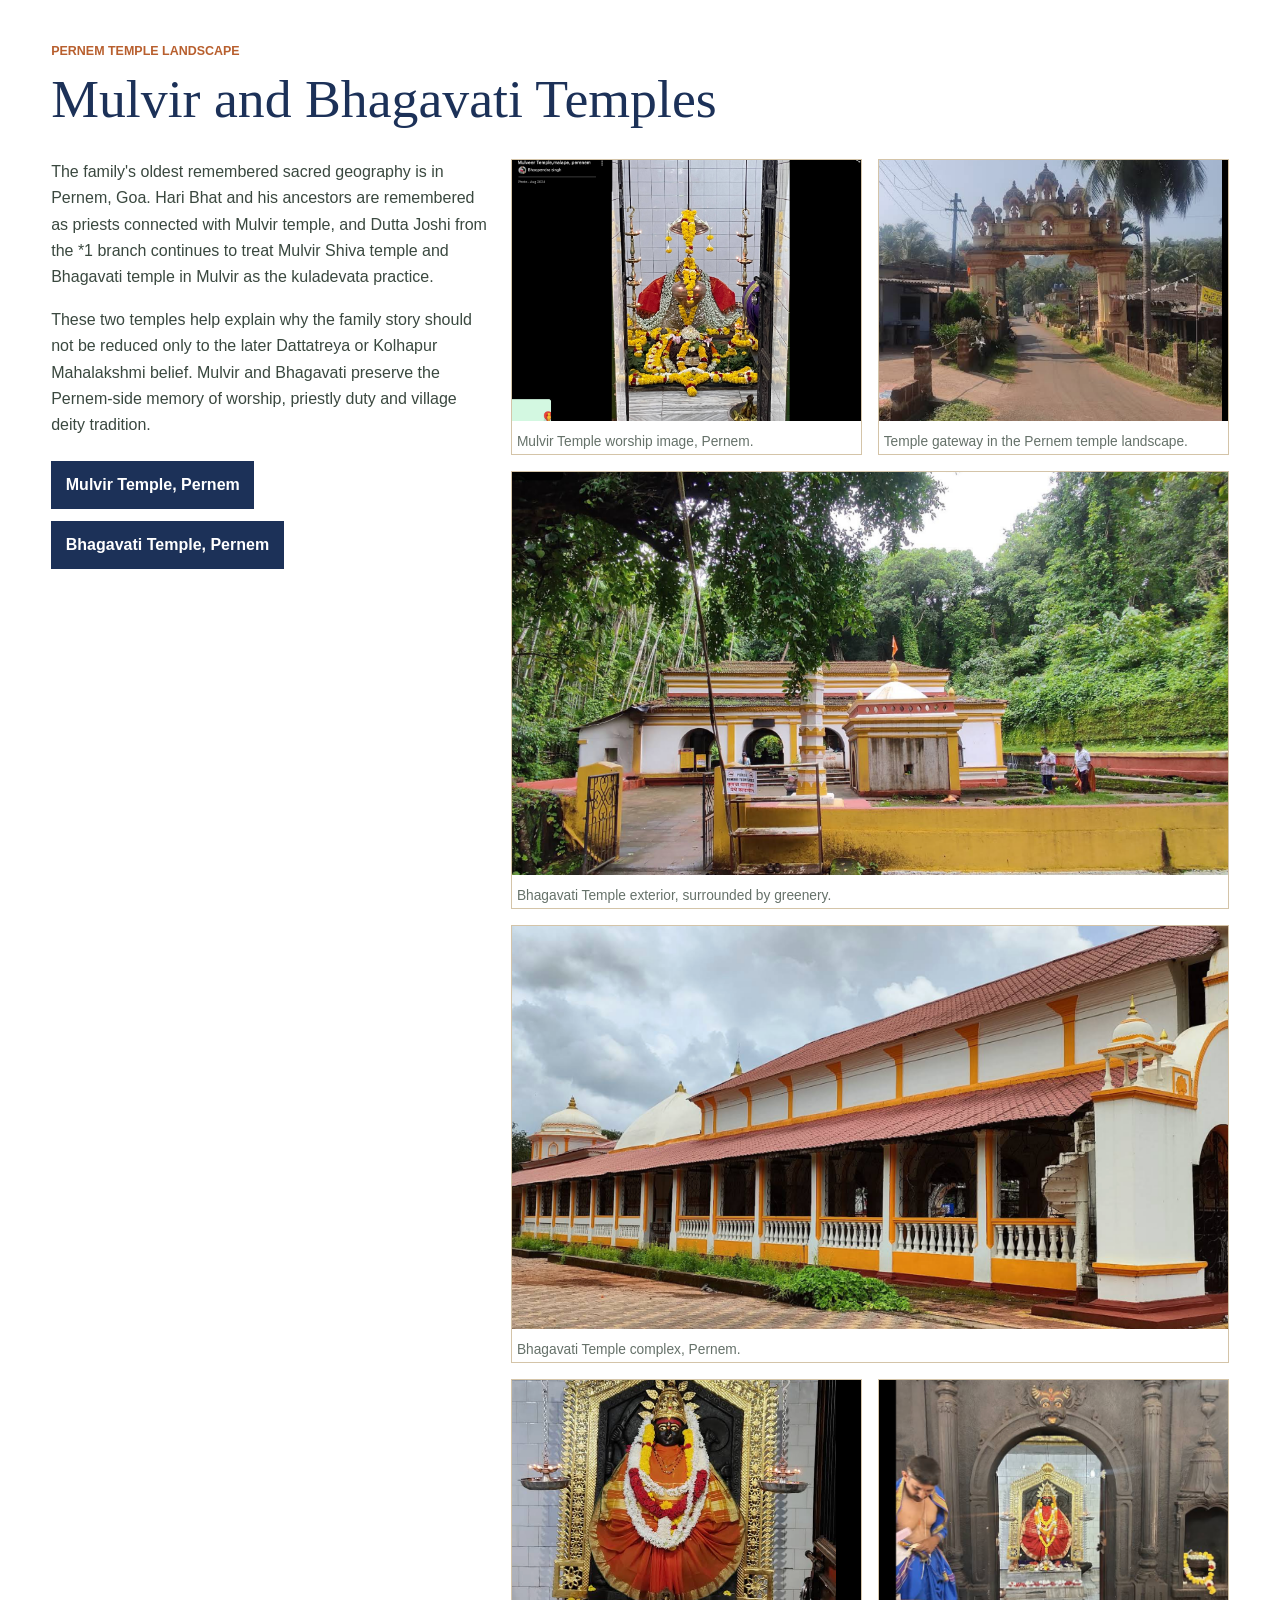
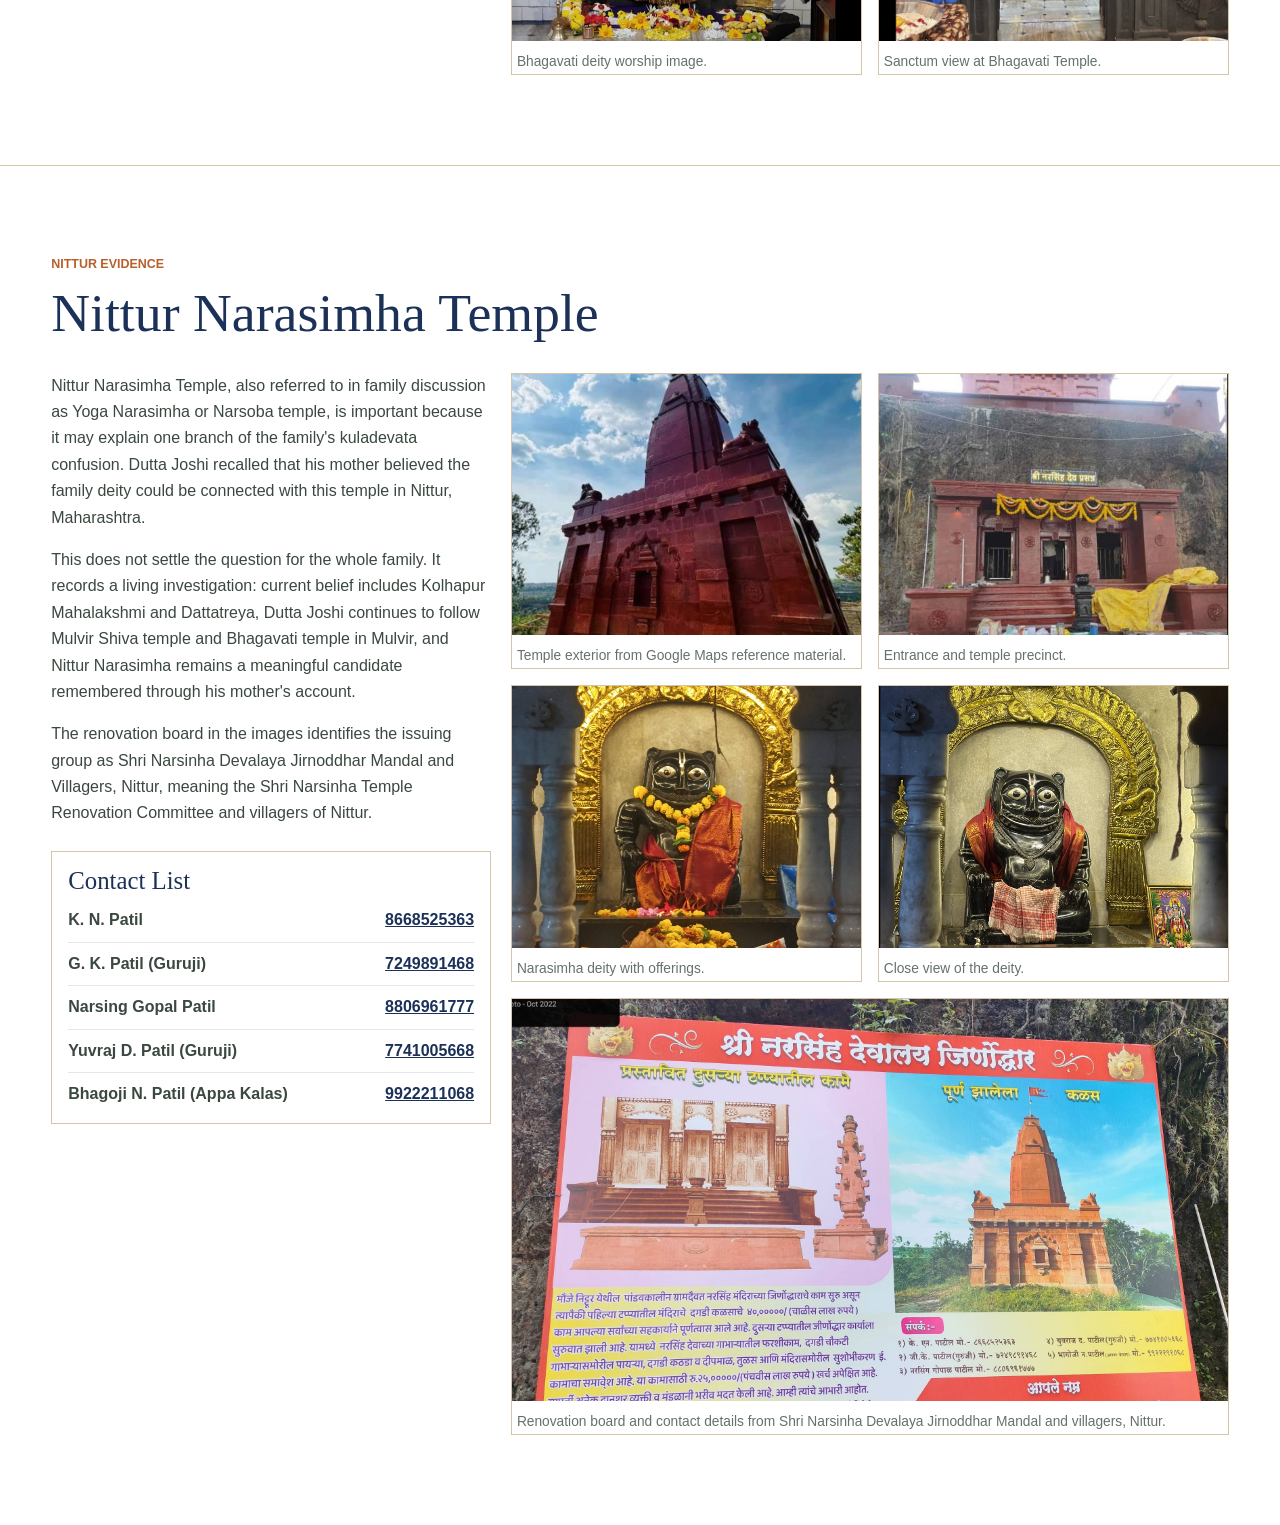
<file: kuladevata.html>
<!doctype html>
<html lang="en">
  <head>
    <meta charset="utf-8" />
    <meta name="viewport" content="width=device-width, initial-scale=1" />
    <title>Kuladevata | Kovadkar Family Documentary</title>
    <meta name="description" content="Kuladevata investigation covering Mulvir, Bhagavati and Nittur Narasimha temple connections." />
    <link href="https://cdn.jsdelivr.net/npm/bootstrap@5.3.8/dist/css/bootstrap.min.css" rel="stylesheet" integrity="sha384-sRIl4kxILFvY47J16cr9ZwB07vP4J8+LH7qKQnuqkuIAvNWLzeN8tE5YBujZqJLB" crossorigin="anonymous" />
    <link rel="stylesheet" href="./style.css" />
  </head>
  <body>
    <nav class="navbar navbar-expand-lg site-navbar sticky-top" aria-label="Main navigation">
      <div class="container-fluid">
        <a class="navbar-brand" href="./index.html"><img src="./assets/family-tree-icon.png" alt="" /><span>Kovadkar Family</span></a>
        <button class="navbar-toggler" type="button" data-bs-toggle="collapse" data-bs-target="#mainNavbar" aria-controls="mainNavbar" aria-expanded="false" aria-label="Toggle navigation"><span class="navbar-toggler-icon"></span></button>
        <div class="collapse navbar-collapse" id="mainNavbar">
          <ul class="navbar-nav ms-auto mb-2 mb-lg-0">
            <li class="nav-item"><a class="nav-link" href="./index.html">Documentary</a></li>
            <li class="nav-item"><a class="nav-link" href="./family-tree.html">Family Tree</a></li>
            <li class="nav-item"><a class="nav-link" href="./history.html">History</a></li>
            <li class="nav-item"><a class="nav-link" href="./gotra.html">Gotra</a></li>
            <li class="nav-item"><a class="nav-link active" aria-current="page" href="./kuladevata.html">Kuladevata</a></li>
            <li class="nav-item"><a class="nav-link" href="./sources.html">Source Files</a></li>
            <li class="nav-item"><a class="nav-link" href="./about.html">Author</a></li>
          </ul>
        </div>
      </div>
    </nav>
    <main>
      <section class="source-hero">
        <p class="eyebrow">Kuladevata investigation</p>
        <h1>Family Deity Traditions</h1>
        <p class="lede">
          This page brings together the Pernem and Nittur temple evidence behind the family's current and contested kuladevata memories.
        </p>
      </section>

      <section class="culture-grid">
        <article>
          <h2>Current Belief and Questions</h2>
          <p>Recent family belief holds Kolhapur Mahalakshmi and Dattatreya as kuladevata, but this remains contested in the family memory. One concern is that Dattatreya may not fit the older kuladevata pattern remembered by some family members, where Shiva-Parvati or Vishnu-Lakshmi forms are more commonly expected.</p>
          <p>Mahalakshmi could represent the female deity, but the missing male deity has created confusion. The investigation therefore keeps Mulvir, Bhagavati and Nittur Narasimha together as related evidence rather than treating any single claim as settled.</p>
        </article>
        <article>
          <h2>Dutta Joshi's Account</h2>
          <p>Dutta Joshi, son of Vasant Joshi from the *1 branch, concluded that his own kuladevata practice has shifted to Mulvir Shiva temple and Bhagavati temple in Mulvir.</p>
          <p>He also recalled his mother's belief that the family kuladevata could be connected to Yoga Narasimha temple in Nittur, Maharashtra.</p>
        </article>
      </section>

      <section class="temple-section" id="pernem-temples">
        <div class="section-heading">
          <p class="eyebrow">Pernem temple landscape</p>
          <h2>Mulvir and Bhagavati Temples</h2>
        </div>
        <div class="temple-layout">
          <div class="temple-copy">
            <p>The family's oldest remembered sacred geography is in Pernem, Goa. Hari Bhat and his ancestors are remembered as priests connected with Mulvir temple, and Dutta Joshi from the *1 branch continues to treat Mulvir Shiva temple and Bhagavati temple in Mulvir as the kuladevata practice.</p>
            <p>These two temples help explain why the family story should not be reduced only to the later Dattatreya or Kolhapur Mahalakshmi belief. Mulvir and Bhagavati preserve the Pernem-side memory of worship, priestly duty and village deity tradition.</p>
            <div class="map-links" aria-label="Pernem temple map links">
              <a href="https://maps.app.goo.gl/oLPVkeEhMJocr5fm9">Mulvir Temple, Pernem</a>
              <a href="https://maps.app.goo.gl/2Qsyr6M5YWWX5Vqf6">Bhagavati Temple, Pernem</a>
            </div>
          </div>
          <div class="temple-gallery" aria-label="Mulvir and Bhagavati Temple images">
            <figure><img src="./assets/pernem-mulvir-deity.png" alt="Mulvir Temple deity in Pernem" /><figcaption>Mulvir Temple worship image, Pernem.</figcaption></figure>
            <figure><img src="./assets/pernem-temple-gateway.png" alt="Temple gateway in Pernem" /><figcaption>Temple gateway in the Pernem temple landscape.</figcaption></figure>
            <figure class="wide"><img src="./assets/pernem-bhagavati-temple-exterior.png" alt="Bhagavati Temple exterior in Pernem" /><figcaption>Bhagavati Temple exterior, surrounded by greenery.</figcaption></figure>
            <figure class="wide"><img src="./assets/pernem-bhagavati-temple-building.png" alt="Bhagavati Temple building in Pernem" /><figcaption>Bhagavati Temple complex, Pernem.</figcaption></figure>
            <figure><img src="./assets/pernem-bhagavati-deity.png" alt="Bhagavati deity in Pernem temple" /><figcaption>Bhagavati deity worship image.</figcaption></figure>
            <figure><img src="./assets/pernem-bhagavati-sanctum.png" alt="Bhagavati Temple sanctum view" /><figcaption>Sanctum view at Bhagavati Temple.</figcaption></figure>
          </div>
        </div>
      </section>

      <section class="temple-section" id="nittur-narasimha">
        <div class="section-heading">
          <p class="eyebrow">Nittur evidence</p>
          <h2>Nittur Narasimha Temple</h2>
        </div>
        <div class="temple-layout">
          <div class="temple-copy">
            <p>Nittur Narasimha Temple, also referred to in family discussion as Yoga Narasimha or Narsoba temple, is important because it may explain one branch of the family's kuladevata confusion. Dutta Joshi recalled that his mother believed the family deity could be connected with this temple in Nittur, Maharashtra.</p>
            <p>This does not settle the question for the whole family. It records a living investigation: current belief includes Kolhapur Mahalakshmi and Dattatreya, Dutta Joshi continues to follow Mulvir Shiva temple and Bhagavati temple in Mulvir, and Nittur Narasimha remains a meaningful candidate remembered through his mother's account.</p>
            <p>The renovation board in the images identifies the issuing group as Shri Narsinha Devalaya Jirnoddhar Mandal and Villagers, Nittur, meaning the Shri Narsinha Temple Renovation Committee and villagers of Nittur.</p>
            <div class="contact-panel">
              <h3>Contact List</h3>
              <dl>
                <div><dt>K. N. Patil</dt><dd><a href="tel:+918668525363">8668525363</a></dd></div>
                <div><dt>G. K. Patil (Guruji)</dt><dd><a href="tel:+917249891468">7249891468</a></dd></div>
                <div><dt>Narsing Gopal Patil</dt><dd><a href="tel:+918806961777">8806961777</a></dd></div>
                <div><dt>Yuvraj D. Patil (Guruji)</dt><dd><a href="tel:+917741005668">7741005668</a></dd></div>
                <div><dt>Bhagoji N. Patil (Appa Kalas)</dt><dd><a href="tel:+91992221068">9922211068</a></dd></div>
              </dl>
            </div>
          </div>
          <div class="temple-gallery" aria-label="Nittur Narasimha Temple images">
            <figure><img src="./assets/nittur-narasimha-temple-exterior.png" alt="Nittur Narasimha Temple exterior" /><figcaption>Temple exterior from Google Maps reference material.</figcaption></figure>
            <figure><img src="./assets/nittur-narasimha-temple-entrance.png" alt="Nittur Narasimha Temple entrance" /><figcaption>Entrance and temple precinct.</figcaption></figure>
            <figure><img src="./assets/nittur-narasimha-deity-offering.png" alt="Narasimha deity with offerings" /><figcaption>Narasimha deity with offerings.</figcaption></figure>
            <figure><img src="./assets/nittur-narasimha-deity-close.png" alt="Close view of Narasimha deity" /><figcaption>Close view of the deity.</figcaption></figure>
            <figure class="wide"><img src="./assets/nittur-narasimha-renovation-board.png" alt="Nittur Narasimha Temple renovation board with contact list" /><figcaption>Renovation board and contact details from Shri Narsinha Devalaya Jirnoddhar Mandal and villagers, Nittur.</figcaption></figure>
          </div>
        </div>
      </section>
    </main>
    <script src="https://cdn.jsdelivr.net/npm/bootstrap@5.3.8/dist/js/bootstrap.bundle.min.js" integrity="sha384-FKyoEForCGlyvwx9Hj09JcYn3nv7wiPVlz7YYwJrWVcXK/BmnVDxM+D2scQbITxI" crossorigin="anonymous"></script>
    <script data-goatcounter="https://subbujoshi.goatcounter.com/count" async src="https://gc.zgo.at/count.js"></script>
  </body>
</html>
</file>
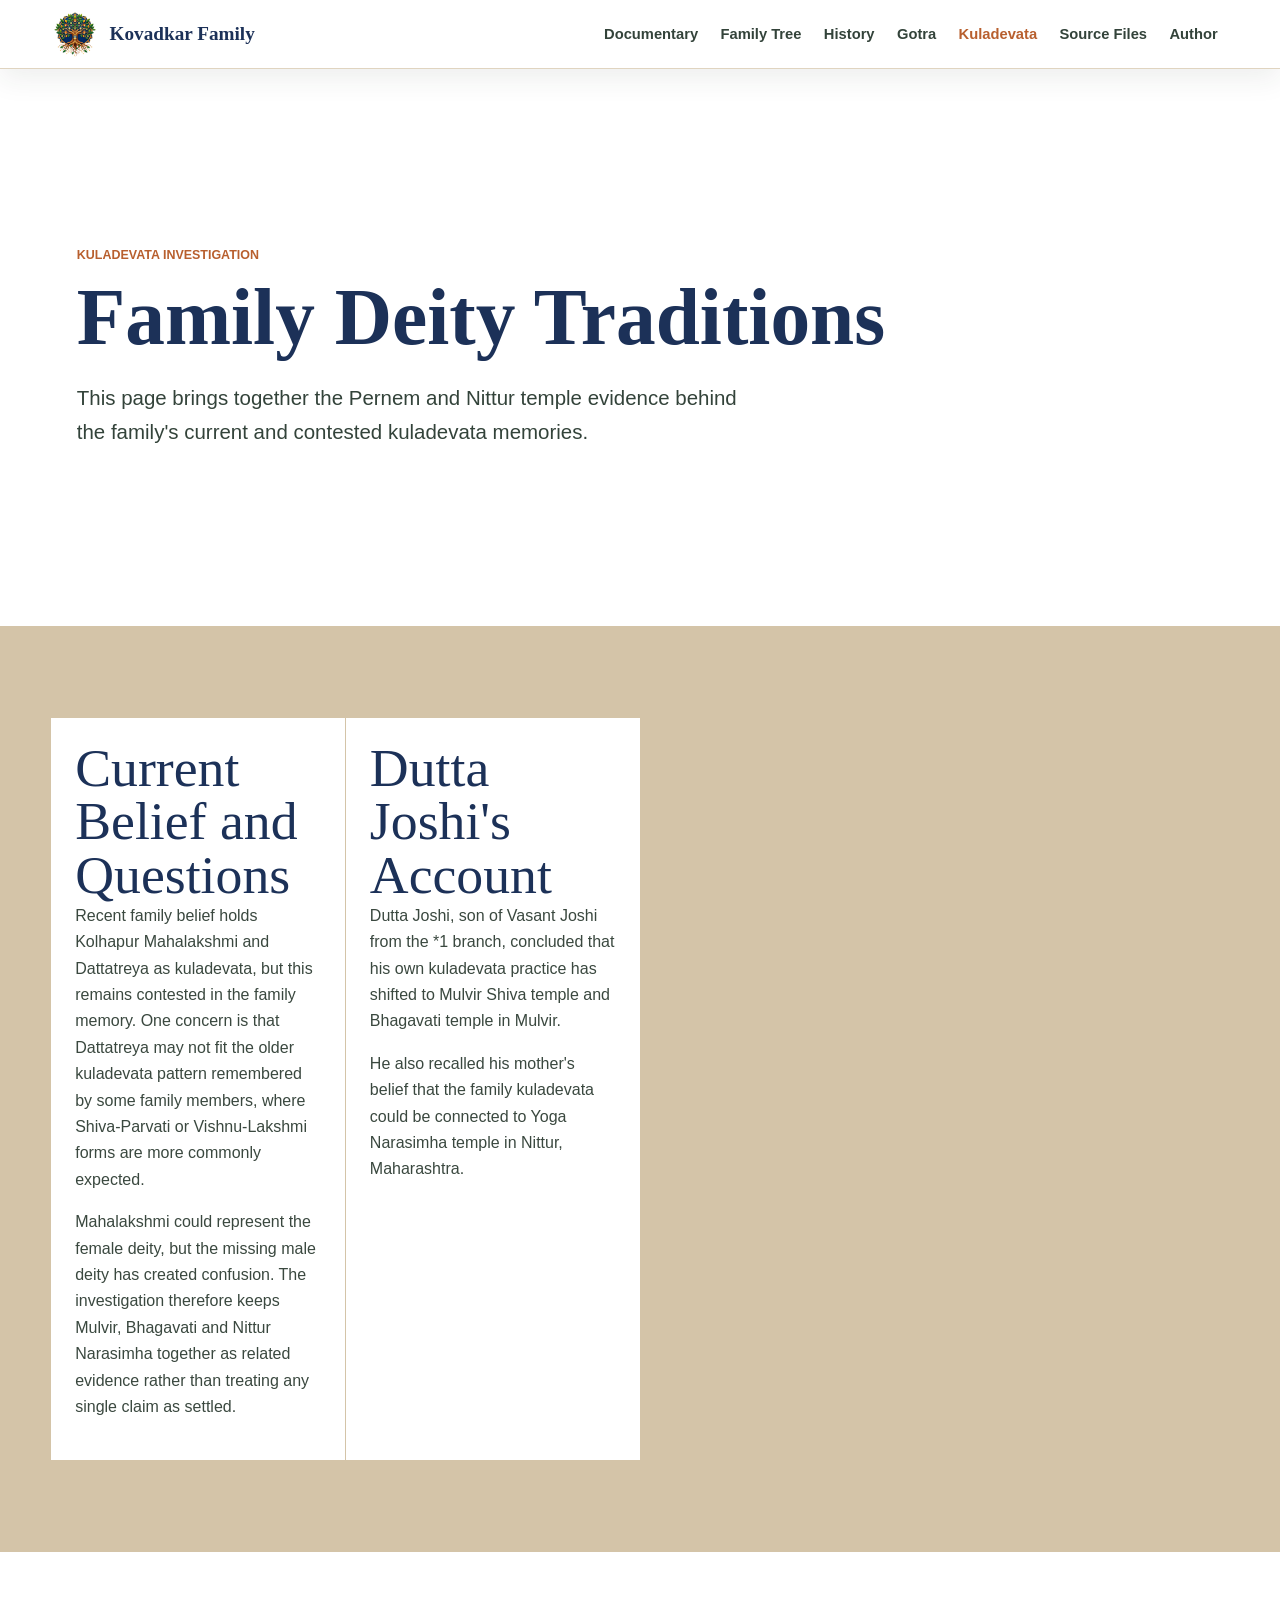
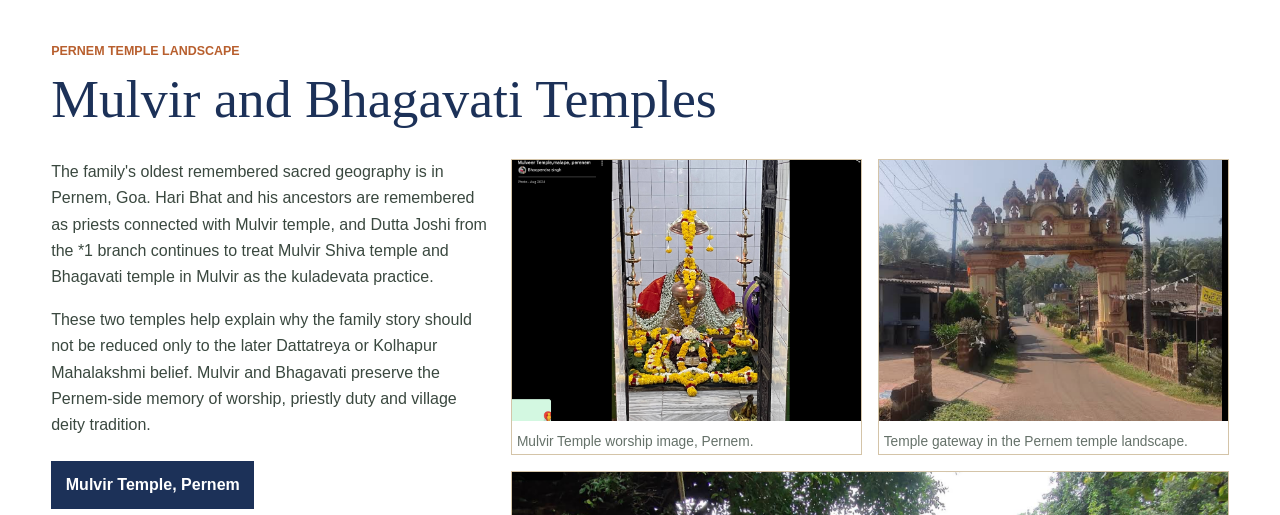
<file: nittur-narasimha.html>
<!doctype html>
<html lang="en">
  <head>
    <meta charset="utf-8" />
    <meta name="viewport" content="width=device-width, initial-scale=1" />
    <meta http-equiv="refresh" content="0; url=./kuladevata.html#nittur-narasimha" />
    <title>Redirecting to Kuladevata | Kovadkar Family Documentary</title>
    <link rel="canonical" href="./kuladevata.html#nittur-narasimha" />
    <link rel="stylesheet" href="./style.css" />
  </head>
  <body>
    <main>
      <section class="source-hero">
        <p class="eyebrow">Redirect</p>
        <h1>Kuladevata</h1>
        <p class="lede">Nittur Narasimha material is now part of the Kuladevata page.</p>
        <p><a href="./kuladevata.html#nittur-narasimha">Open Kuladevata page</a></p>
      </section>
    </main>
  </body>
</html>
</file>
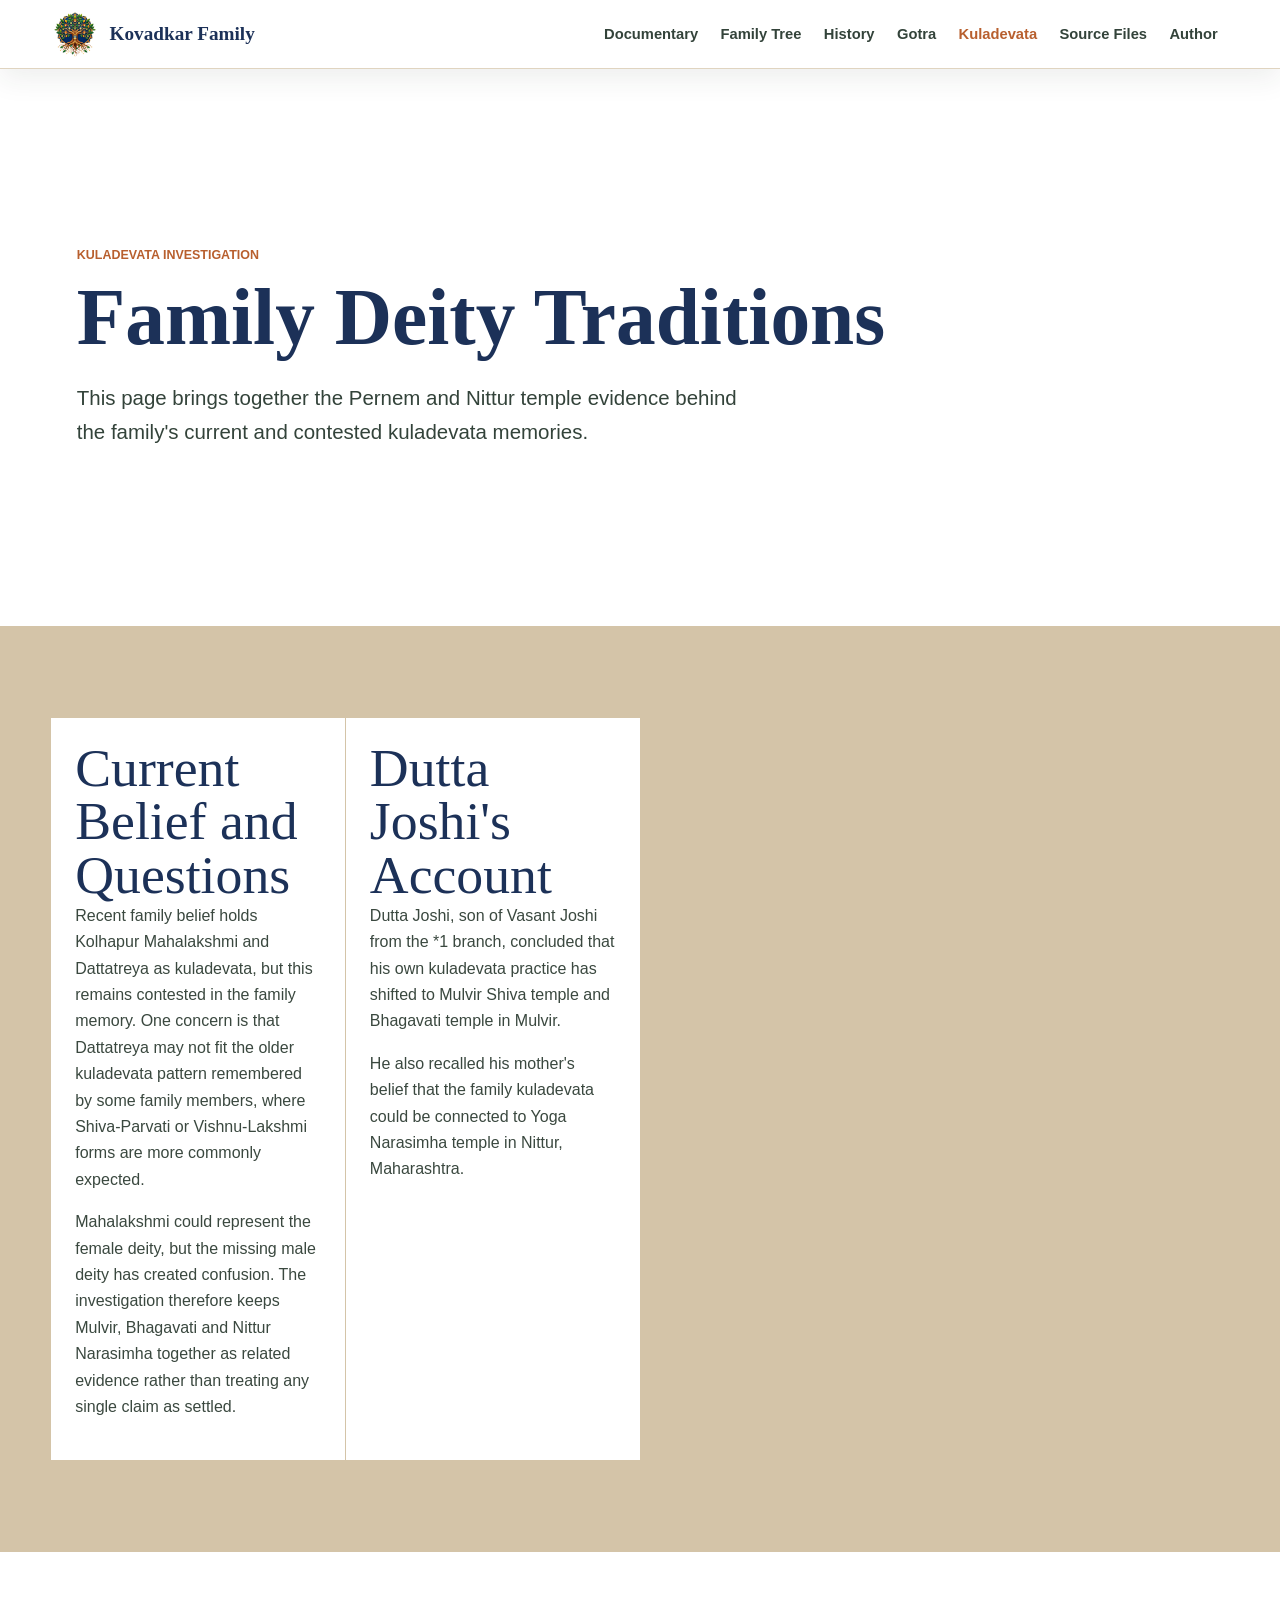
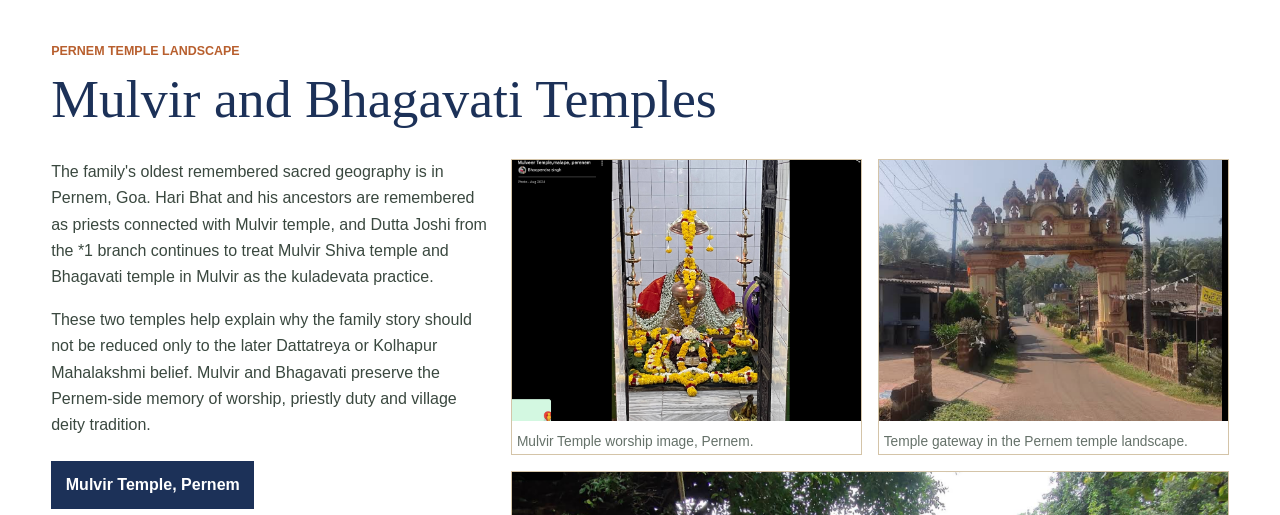
<file: pernem-temples.html>
<!doctype html>
<html lang="en">
  <head>
    <meta charset="utf-8" />
    <meta name="viewport" content="width=device-width, initial-scale=1" />
    <meta http-equiv="refresh" content="0; url=./kuladevata.html#pernem-temples" />
    <title>Redirecting to Kuladevata | Kovadkar Family Documentary</title>
    <link rel="canonical" href="./kuladevata.html#pernem-temples" />
    <link rel="stylesheet" href="./style.css" />
  </head>
  <body>
    <main>
      <section class="source-hero">
        <p class="eyebrow">Redirect</p>
        <h1>Kuladevata</h1>
        <p class="lede">Pernem temple material is now part of the Kuladevata page.</p>
        <p><a href="./kuladevata.html#pernem-temples">Open Kuladevata page</a></p>
      </section>
    </main>
  </body>
</html>
</file>
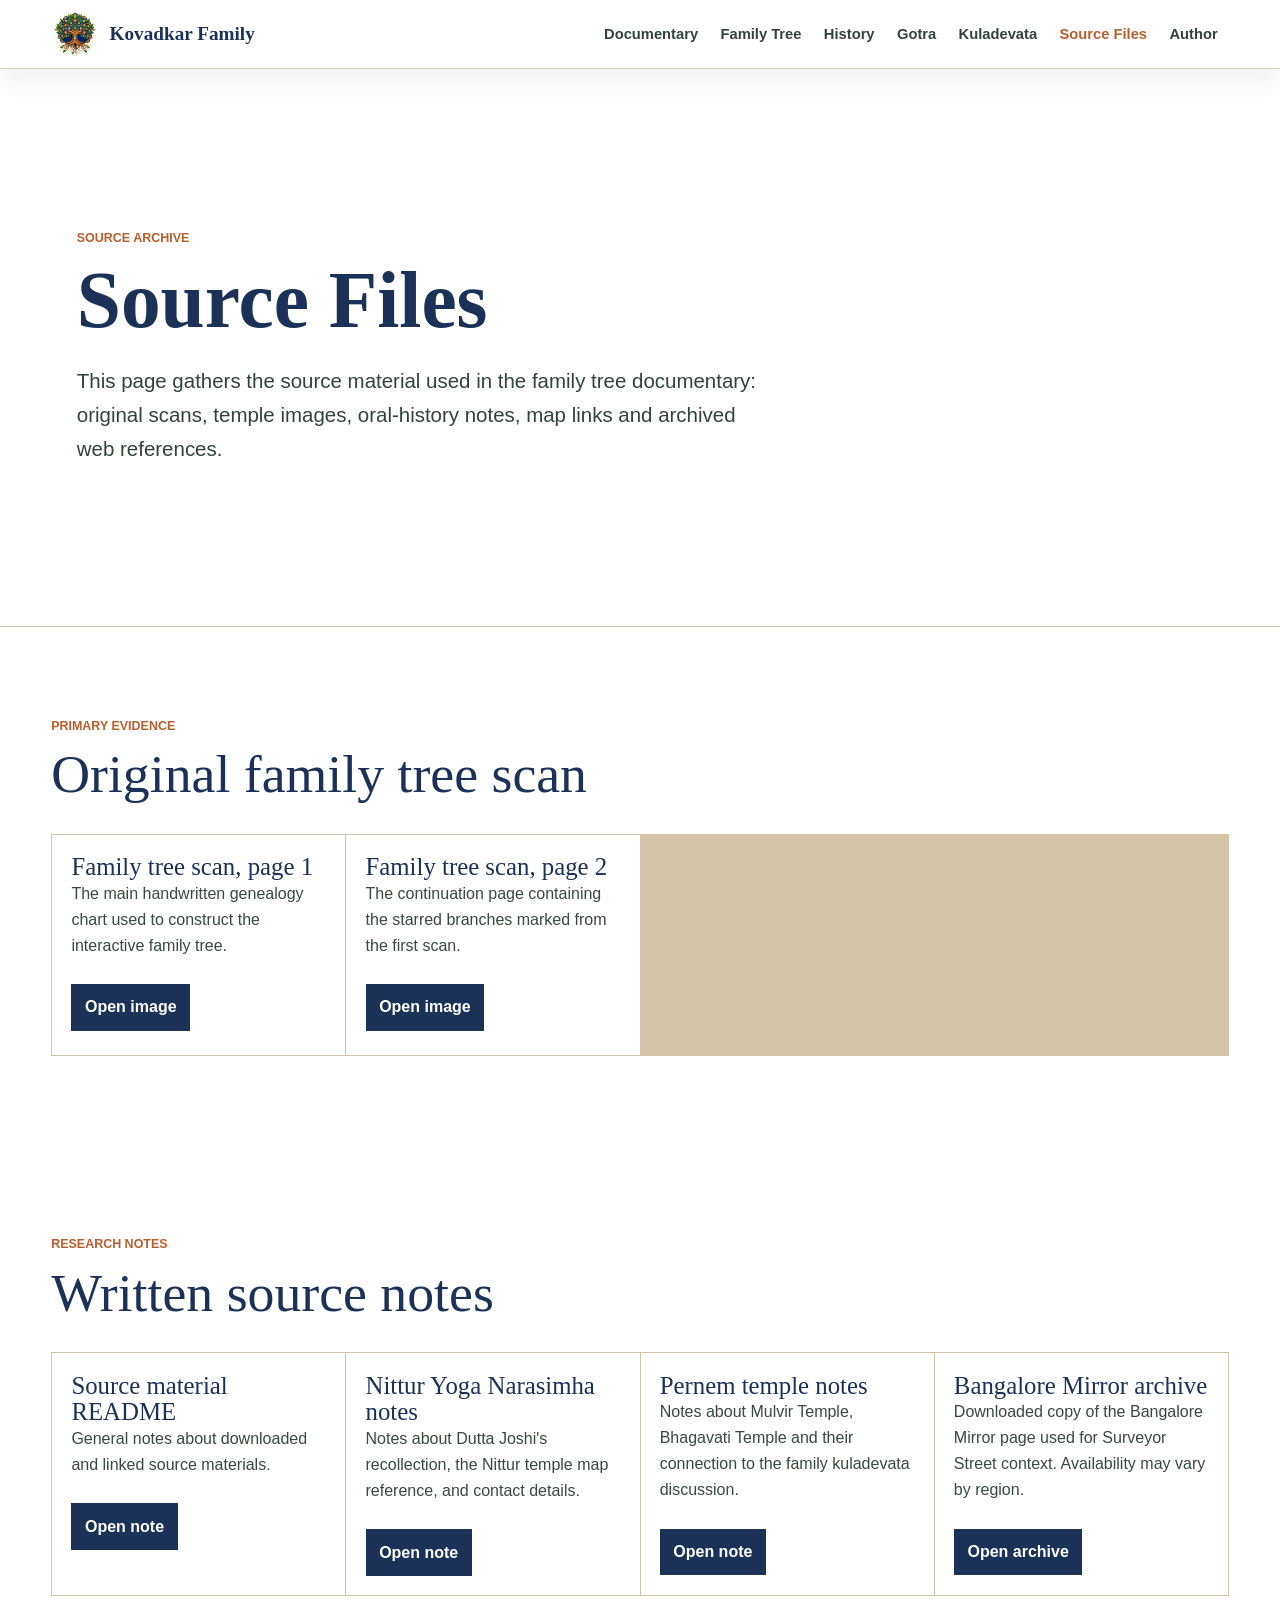
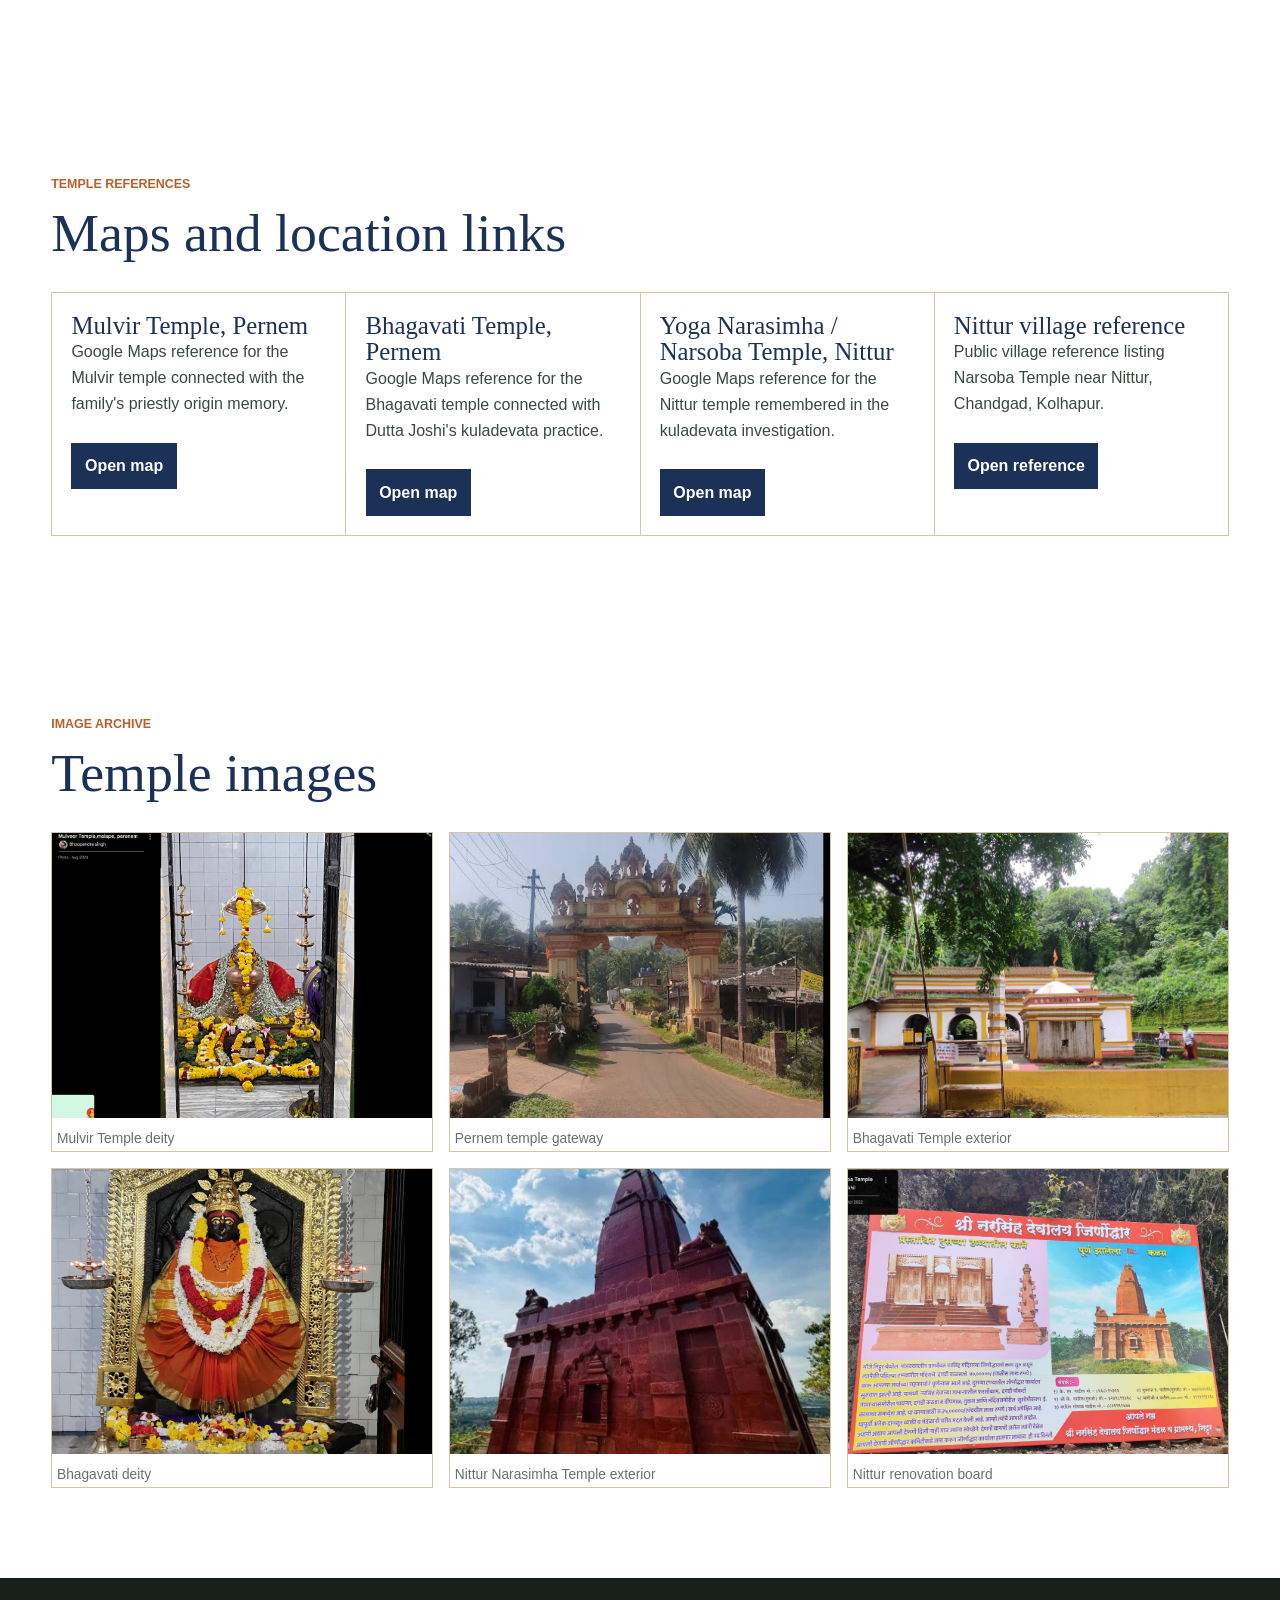
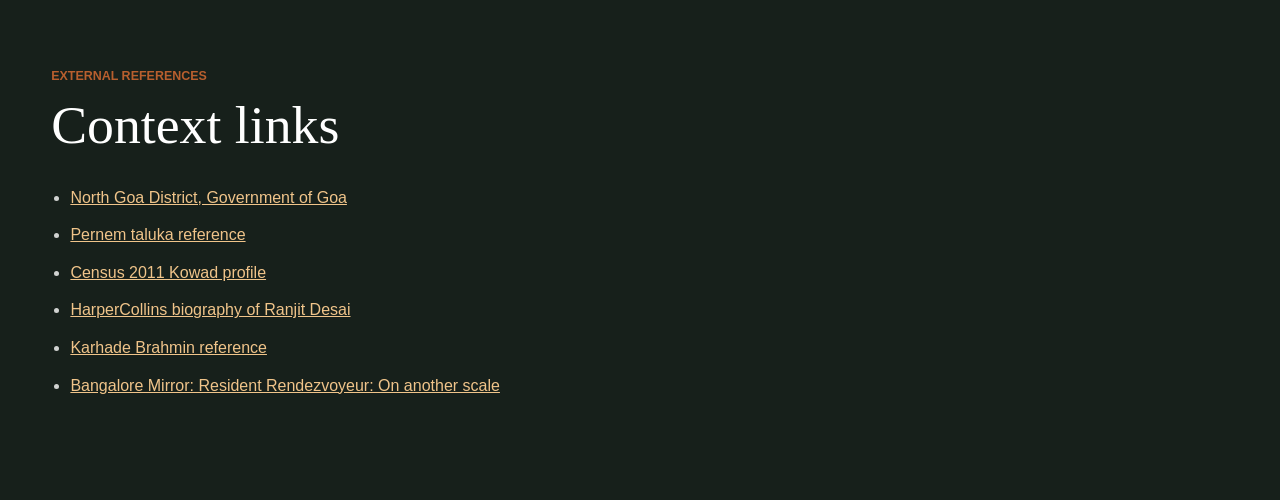
<file: sources.html>
<!doctype html>
<html lang="en">
  <head>
    <meta charset="utf-8" />
    <meta name="viewport" content="width=device-width, initial-scale=1" />
    <title>Source Files | Joshi Kovadkar Family Tree Documentary</title>
    <meta
      name="description"
      content="Source files, archived notes, maps, and image material for the Joshi Kovadkar family tree documentary."
    />
    <link href="https://cdn.jsdelivr.net/npm/bootstrap@5.3.8/dist/css/bootstrap.min.css" rel="stylesheet" integrity="sha384-sRIl4kxILFvY47J16cr9ZwB07vP4J8+LH7qKQnuqkuIAvNWLzeN8tE5YBujZqJLB" crossorigin="anonymous" />
    <link rel="stylesheet" href="./style.css" />
  </head>
  <body>
    <nav class="navbar navbar-expand-lg site-navbar sticky-top" aria-label="Source navigation">
      <div class="container-fluid">
        <a class="navbar-brand" href="./index.html" aria-label="Joshi Kovadkar family tree home">
          <img src="./assets/family-tree-icon.png" alt="" />
          <span>Kovadkar Family</span>
        </a>
        <button
          class="navbar-toggler"
          type="button"
          data-bs-toggle="collapse"
          data-bs-target="#sourceNavbar"
          aria-controls="sourceNavbar"
          aria-expanded="false"
          aria-label="Toggle navigation"
        >
          <span class="navbar-toggler-icon"></span>
        </button>
        <div class="collapse navbar-collapse" id="sourceNavbar">
          <ul class="navbar-nav ms-auto mb-2 mb-lg-0">
            <li class="nav-item"><a class="nav-link" href="./index.html">Documentary</a></li>
            <li class="nav-item"><a class="nav-link" href="./family-tree.html">Family Tree</a></li>
            <li class="nav-item"><a class="nav-link" href="./history.html">History</a></li>
            <li class="nav-item"><a class="nav-link" href="./gotra.html">Gotra</a></li>
            <li class="nav-item"><a class="nav-link" href="./kuladevata.html">Kuladevata</a></li>
            <li class="nav-item"><a class="nav-link active" aria-current="page" href="./sources.html">Source Files</a></li>
            <li class="nav-item"><a class="nav-link" href="./about.html">Author</a></li>
          </ul>
        </div>
      </div>
    </nav>
    <main>
      <section class="source-hero">
        <p class="eyebrow">Source archive</p>
        <h1>Source Files</h1>
        <p class="lede">
          This page gathers the source material used in the family tree documentary: original scans, temple images, oral-history notes, map links and archived web references.
        </p>
      </section>

      <section class="source-section">
        <div class="section-heading">
          <p class="eyebrow">Primary evidence</p>
          <h2>Original family tree scan</h2>
        </div>
        <div class="source-grid">
          <article>
            <h3>Family tree scan, page 1</h3>
            <p>The main handwritten genealogy chart used to construct the interactive family tree.</p>
            <a href="./assets/family-tree-scan-page-1.png">Open image</a>
          </article>
          <article>
            <h3>Family tree scan, page 2</h3>
            <p>The continuation page containing the starred branches marked from the first scan.</p>
            <a href="./assets/family-tree-scan-page-2.png">Open image</a>
          </article>
        </div>
      </section>

      <section class="source-section alt">
        <div class="section-heading">
          <p class="eyebrow">Research notes</p>
          <h2>Written source notes</h2>
        </div>
        <div class="source-grid">
          <article>
            <h3>Source material README</h3>
            <p>General notes about downloaded and linked source materials.</p>
            <a href="./sources/README.md">Open note</a>
          </article>
          <article>
            <h3>Nittur Yoga Narasimha notes</h3>
            <p>Notes about Dutta Joshi's recollection, the Nittur temple map reference, and contact details.</p>
            <a href="./sources/nittur-yoga-narasimha-notes.md">Open note</a>
          </article>
          <article>
            <h3>Pernem temple notes</h3>
            <p>Notes about Mulvir Temple, Bhagavati Temple and their connection to the family kuladevata discussion.</p>
            <a href="./sources/pernem-temples-notes.md">Open note</a>
          </article>
          <article>
            <h3>Bangalore Mirror archive</h3>
            <p>Downloaded copy of the Bangalore Mirror page used for Surveyor Street context. Availability may vary by region.</p>
            <a href="./sources/bangalore-mirror-surveyor-street.html">Open archive</a>
          </article>
        </div>
      </section>

      <section class="source-section">
        <div class="section-heading">
          <p class="eyebrow">Temple references</p>
          <h2>Maps and location links</h2>
        </div>
        <div class="source-grid">
          <article>
            <h3>Mulvir Temple, Pernem</h3>
            <p>Google Maps reference for the Mulvir temple connected with the family's priestly origin memory.</p>
            <a href="https://maps.app.goo.gl/oLPVkeEhMJocr5fm9">Open map</a>
          </article>
          <article>
            <h3>Bhagavati Temple, Pernem</h3>
            <p>Google Maps reference for the Bhagavati temple connected with Dutta Joshi's kuladevata practice.</p>
            <a href="https://maps.app.goo.gl/2Qsyr6M5YWWX5Vqf6">Open map</a>
          </article>
          <article>
            <h3>Yoga Narasimha / Narsoba Temple, Nittur</h3>
            <p>Google Maps reference for the Nittur temple remembered in the kuladevata investigation.</p>
            <a href="https://maps.app.goo.gl/c6DedDrFawoKdLgdA">Open map</a>
          </article>
          <article>
            <h3>Nittur village reference</h3>
            <p>Public village reference listing Narsoba Temple near Nittur, Chandgad, Kolhapur.</p>
            <a href="https://www.onefivenine.com/india/villages/Kolhapur/Chandgad/Nittur">Open reference</a>
          </article>
        </div>
      </section>

      <section class="source-section alt">
        <div class="section-heading">
          <p class="eyebrow">Image archive</p>
          <h2>Temple images</h2>
        </div>
        <div class="source-image-grid">
          <figure>
            <img src="./assets/pernem-mulvir-deity.png" alt="Mulvir Temple deity" />
            <figcaption>Mulvir Temple deity</figcaption>
          </figure>
          <figure>
            <img src="./assets/pernem-temple-gateway.png" alt="Pernem temple gateway" />
            <figcaption>Pernem temple gateway</figcaption>
          </figure>
          <figure>
            <img src="./assets/pernem-bhagavati-temple-exterior.png" alt="Bhagavati Temple exterior" />
            <figcaption>Bhagavati Temple exterior</figcaption>
          </figure>
          <figure>
            <img src="./assets/pernem-bhagavati-deity.png" alt="Bhagavati deity" />
            <figcaption>Bhagavati deity</figcaption>
          </figure>
          <figure>
            <img src="./assets/nittur-narasimha-temple-exterior.png" alt="Nittur Narasimha Temple exterior" />
            <figcaption>Nittur Narasimha Temple exterior</figcaption>
          </figure>
          <figure>
            <img src="./assets/nittur-narasimha-renovation-board.png" alt="Nittur Narasimha Temple renovation board" />
            <figcaption>Nittur renovation board</figcaption>
          </figure>
        </div>
      </section>

      <section class="sources">
        <div class="section-heading">
          <p class="eyebrow">External references</p>
          <h2>Context links</h2>
        </div>
        <ul>
          <li><a href="https://northgoa.gov.in/culture-heritage/">North Goa District, Government of Goa</a></li>
          <li><a href="https://en.wikipedia.org/wiki/Pernem_taluka">Pernem taluka reference</a></li>
          <li><a href="https://www.census2011.co.in/data/village/568142-kowad-maharashtra.html">Census 2011 Kowad profile</a></li>
          <li><a href="https://www.harpercollins.com/blogs/authors/ranjit-desai-0002176">HarperCollins biography of Ranjit Desai</a></li>
          <li><a href="https://en.wikipedia.org/wiki/Karhade_Brahmin">Karhade Brahmin reference</a></li>
          <li><a href="https://bangaloremirror.indiatimes.com/opinion/others/resident-rendezvoyeur-on-another-scale/articleshow/49972795.cms">Bangalore Mirror: Resident Rendezvoyeur: On another scale</a></li>
        </ul>
      </section>
    </main>
    <script src="https://cdn.jsdelivr.net/npm/bootstrap@5.3.8/dist/js/bootstrap.bundle.min.js" integrity="sha384-FKyoEForCGlyvwx9Hj09JcYn3nv7wiPVlz7YYwJrWVcXK/BmnVDxM+D2scQbITxI" crossorigin="anonymous"></script>
    <script
      data-goatcounter="https://subbujoshi.goatcounter.com/count"
      async
      src="https://gc.zgo.at/count.js"
    ></script>
  </body>
</html>
</file>
<file: style.css>
:root {
  --background: #ffffff;
  --foreground: #17201b;
  --ink: #1c3158;
  --leaf: #2d6a4f;
  --saffron: #b85f2e;
  --rose: #8f3d4b;
  --paper: #ffffff;
  --line: #d4c4a8;
  --muted: #657169;
  --shadow: 0 24px 70px rgba(40, 45, 38, 0.14);
}

* {
  box-sizing: border-box;
}

html {
  scroll-behavior: smooth;
  background: var(--background);
}

body {
  min-height: 100vh;
  margin: 0;
  background: var(--background);
  color: var(--foreground);
  font-family: Arial, Helvetica, sans-serif;
}

a {
  color: inherit;
}

main {
  overflow: hidden;
  background: var(--background);
}

.site-navbar {
  border-bottom: 1px solid rgba(212, 196, 168, 0.72);
  background: rgba(255, 255, 255, 0.96);
  box-shadow: 0 10px 28px rgba(40, 45, 38, 0.08);
  backdrop-filter: blur(10px);
}

.site-navbar .container-fluid {
  padding-inline: clamp(1rem, 4vw, 5rem);
}

.site-navbar .navbar-brand {
  display: inline-flex;
  align-items: center;
  gap: 0.65rem;
  min-height: 52px;
  padding: 0;
  color: var(--ink);
  font-family: Georgia, "Times New Roman", serif;
  font-size: 1.2rem;
  font-weight: 900;
  letter-spacing: 0;
  text-decoration: none;
}

.site-navbar .navbar-brand img {
  display: block;
  width: 48px;
  height: 48px;
  object-fit: contain;
}

.site-navbar .navbar-brand span {
  white-space: nowrap;
}

.site-navbar .navbar-toggler {
  border-color: rgba(28, 49, 88, 0.28);
  border-radius: 0;
  box-shadow: none;
}

.site-navbar .navbar-toggler:focus {
  box-shadow: 0 0 0 3px rgba(45, 106, 79, 0.16);
}

.site-navbar .nav-link {
  color: #33433a;
  font-size: 0.92rem;
  font-weight: 800;
  padding-inline: 0.7rem !important;
}

.site-navbar .nav-link:hover,
.site-navbar .nav-link:focus-visible,
.site-navbar .nav-link.active {
  color: var(--saffron);
}

.hero {
  display: grid;
  grid-template-columns: minmax(0, 1fr) minmax(320px, 0.82fr);
  gap: clamp(2rem, 5vw, 5rem);
  min-height: 92vh;
  align-items: center;
  padding: clamp(2rem, 6vw, 5.5rem);
  border-bottom: 1px solid var(--line);
}

.hero-copy {
  max-width: 760px;
}

.hero .author-caption {
  color: var(--ink) !important;
}

.eyebrow {
  margin: 0 0 0.8rem;
  color: var(--saffron);
  font-size: 0.78rem;
  font-weight: 800;
  letter-spacing: 0;
  text-transform: uppercase;
}

h1,
h2,
h3,
p {
  overflow-wrap: anywhere;
}

h1 {
  margin: 0;
  color: var(--ink);
  font-family: Georgia, "Times New Roman", serif;
  font-size: clamp(2.4rem, 6.2vw, 5.2rem);
  font-weight: 700;
  line-height: 1;
  letter-spacing: 0;
}

h2 {
  margin: 0;
  color: var(--ink);
  font-family: Georgia, "Times New Roman", serif;
  font-size: clamp(2rem, 4.2vw, 4.2rem);
  line-height: 1;
  letter-spacing: 0;
}

h3 {
  margin: 0;
  color: var(--ink);
  font-family: Georgia, "Times New Roman", serif;
  font-size: 1.55rem;
  line-height: 1.08;
  letter-spacing: 0;
}

.lede {
  max-width: 680px;
  margin: 1.5rem 0 0;
  color: #33433a;
  font-size: clamp(1.05rem, 1.6vw, 1.35rem);
  line-height: 1.65;
}

.hero-actions {
  display: flex;
  flex-wrap: wrap;
  gap: 0.85rem;
  margin-top: 2rem;
}

.hero-actions a {
  min-height: 44px;
  padding: 0.8rem 1rem;
  border: 1px solid rgba(28, 49, 88, 0.24);
  background: rgba(255, 255, 255, 0.78);
  color: var(--ink);
  font-weight: 800;
  text-decoration: none;
}

.hero-actions a:first-child {
  background: var(--ink);
  color: #ffffff;
}

.scan-frame {
  margin: 0;
  padding: 0.8rem;
  background: var(--paper);
  box-shadow: var(--shadow);
  transform: rotate(1.2deg);
}

.scan-frame img {
  display: block;
  width: 100%;
  max-height: 68vh;
  object-fit: cover;
  object-position: top center;
  filter: sepia(0.08) contrast(1.03);
}

figcaption {
  padding: 0.75rem 0.3rem 0.15rem;
  color: var(--muted);
  font-size: 0.86rem;
  line-height: 1.35;
}

.context-strip {
  display: flex;
  gap: 0.6rem;
  padding: 1rem clamp(1rem, 4vw, 5rem);
  overflow-x: auto;
  background: #17331f;
  color: #ffffff;
}

.context-strip span {
  flex: 0 0 auto;
  padding: 0.6rem 0.8rem;
  border: 1px solid rgba(255, 255, 255, 0.28);
  font-size: 0.92rem;
  font-weight: 700;
}

.tree-section,
.history,
.archive,
.sources,
.culture-grid,
.feature-band {
  padding: clamp(3rem, 7vw, 6rem) clamp(1rem, 4vw, 5rem);
}

.section-heading {
  max-width: 860px;
  margin-bottom: 2rem;
}

.tree-tools {
  display: flex;
  align-items: flex-end;
  justify-content: space-between;
  gap: 1rem;
  max-width: 1260px;
  margin-bottom: 1rem;
}

.tree-tools label {
  flex: 1;
  min-width: 240px;
}

.tree-tools span,
.zoom-panel > span {
  display: block;
  margin-bottom: 0.45rem;
  color: var(--muted);
  font-size: 0.86rem;
  font-weight: 800;
}

.tree-tools input[type="text"],
.tree-tools label input {
  width: 100%;
  min-height: 48px;
  border: 1px solid rgba(28, 49, 88, 0.24);
  border-radius: 0;
  background: #ffffff;
  color: var(--foreground);
  font: inherit;
  padding: 0.75rem 0.9rem;
  outline: none;
}

.tree-tools input:focus {
  border-color: var(--leaf);
  box-shadow: 0 0 0 3px rgba(45, 106, 79, 0.16);
}

.zoom-panel {
  width: min(100%, 330px);
  padding: 0.7rem;
  border: 1px solid var(--line);
  background: rgba(255, 255, 255, 0.7);
}

.zoom-controls,
.zoom-presets {
  display: flex;
  align-items: center;
  gap: 0.5rem;
}

.zoom-controls button,
.zoom-presets button {
  min-width: 40px;
  min-height: 38px;
  border: 1px solid rgba(28, 49, 88, 0.24);
  background: #ffffff;
  color: var(--ink);
  cursor: pointer;
  font: inherit;
  font-weight: 900;
}

.zoom-controls button:hover,
.zoom-presets button:hover,
.zoom-controls button:focus-visible,
.zoom-presets button:focus-visible {
  border-color: var(--leaf);
  outline: none;
}

.zoom-controls input[type="range"] {
  flex: 1;
  min-width: 110px;
  accent-color: var(--leaf);
}

.zoom-presets {
  justify-content: space-between;
  margin-top: 0.5rem;
}

.zoom-presets button {
  padding: 0 0.65rem;
}

.zoom-presets strong {
  min-width: 48px;
  color: var(--ink);
  font-size: 0.84rem;
  text-align: right;
}

.counter {
  min-width: 160px;
  min-height: 48px;
  display: grid;
  place-items: center;
  border: 1px solid var(--line);
  background: rgba(255, 255, 255, 0.7);
  color: var(--ink);
  font-weight: 800;
}

.tree-layout {
  display: grid;
  grid-template-columns: minmax(0, 1fr) minmax(280px, 360px);
  gap: 1.25rem;
  align-items: start;
}

.tree-scroll {
  min-height: 660px;
  overflow: auto;
  padding: 1rem;
  border: 1px solid var(--line);
  background:
    linear-gradient(rgba(255, 255, 255, 0.94), rgba(255, 255, 255, 0.94)),
    url("./assets/family-tree-scan-page-1.png") center / cover;
}

.family-graph {
  display: block;
  min-width: 100%;
}

.tree-link {
  fill: none;
  stroke: rgba(28, 49, 88, 0.56);
  stroke-linecap: square;
  stroke-linejoin: miter;
  stroke-width: 2.4;
}

.parent-stem {
  stroke-width: 2.8;
}

.sibling-bar {
  stroke: rgba(28, 49, 88, 0.66);
}

.child-stem {
  stroke-width: 2.2;
}

.graph-card {
  width: 100%;
  height: 100%;
  border: 1px solid rgba(28, 49, 88, 0.22);
  background: rgba(255, 255, 255, 0.94);
  color: var(--ink);
  cursor: pointer;
  font: inherit;
  padding: 0.56rem 0.48rem;
  text-align: center;
  transition: border-color 0.18s ease, transform 0.18s ease, background 0.18s ease;
}

.graph-card:hover,
.graph-card:focus-visible {
  border-color: var(--leaf);
  transform: translateY(-1px);
  outline: none;
}

.graph-card span {
  display: block;
  font-size: 0.8rem;
  font-weight: 900;
  line-height: 1.12;
}

.graph-card small {
  display: block;
  margin-top: 0.25rem;
  color: var(--muted);
  font-size: 0.62rem;
  line-height: 1.1;
}

.graph-card.selected {
  border-color: var(--rose);
  background: #ffffff;
  box-shadow: 0 0 0 3px rgba(143, 61, 75, 0.16);
}

.graph-card.match {
  border-color: var(--leaf);
  background: #ffffff;
}

.person-panel {
  position: sticky;
  top: 1rem;
  padding: 1.2rem;
  border: 1px solid var(--line);
  background: #ffffff;
  box-shadow: 0 14px 40px rgba(40, 45, 38, 0.08);
}

.person-panel p {
  color: #3a483f;
  line-height: 1.55;
}

.subtitle {
  margin-top: 0.35rem;
  color: var(--rose) !important;
  font-weight: 800;
}

.path {
  margin-top: 1rem;
  padding-top: 1rem;
  border-top: 1px solid var(--line);
}

.path span {
  color: var(--muted);
  font-size: 0.78rem;
  font-weight: 900;
  text-transform: uppercase;
}

.path p {
  margin: 0.45rem 0 0;
  font-size: 0.9rem;
}

.tags {
  display: flex;
  flex-wrap: wrap;
  gap: 0.45rem;
  margin-top: 1rem;
}

.tags span {
  padding: 0.38rem 0.5rem;
  background: rgba(45, 106, 79, 0.12);
  color: var(--leaf);
  font-size: 0.78rem;
  font-weight: 800;
}

.history {
  background: #ffffff;
  border-block: 1px solid var(--line);
}

.chapters {
  display: grid;
  grid-template-columns: repeat(4, minmax(0, 1fr));
  gap: 1px;
  background: var(--line);
  border: 1px solid var(--line);
}

.chapters article,
.culture-grid article {
  background: #ffffff;
  padding: clamp(1rem, 2vw, 1.5rem);
}

.chapters p,
.culture-grid p,
.feature-band p,
.sources li {
  color: #3a483f;
  line-height: 1.65;
}

.feature-band {
  display: grid;
  grid-template-columns: minmax(0, 1fr) minmax(280px, 420px);
  gap: 2rem;
  align-items: center;
  background: #17331f;
  color: #ffffff;
}

.feature-band h2,
.feature-band .eyebrow {
  color: #ffffff;
}

.feature-band p {
  max-width: 850px;
  color: rgba(255, 255, 255, 0.82);
}

.author-caption {
  margin-top: 1rem;
  color: #ffffff !important;
  font-weight: 900;
}

.lineage-card {
  display: grid;
  gap: 0.6rem;
}

.lineage-card span {
  padding: 0.8rem 1rem;
  border-left: 4px solid #f0a35f;
  background: rgba(255, 255, 255, 0.1);
  font-weight: 900;
}

.culture-grid {
  display: grid;
  grid-template-columns: repeat(4, minmax(0, 1fr));
  gap: 1px;
  background: var(--line);
  border-block: 1px solid var(--line);
}

.gotra-section {
  padding: clamp(3rem, 7vw, 6rem) clamp(1rem, 4vw, 5rem);
  background: #17331f;
  color: #ffffff;
}

.gotra-section h1,
.gotra-section h2,
.gotra-section h3 {
  color: #ffffff;
}

.gotra-layout {
  display: grid;
  grid-template-columns: minmax(280px, 0.86fr) minmax(0, 1.14fr);
  gap: 1rem;
  align-items: start;
}

.shloka-card,
.translation-card {
  border: 1px solid rgba(255, 255, 255, 0.2);
  background: rgba(255, 255, 255, 0.08);
  padding: clamp(1rem, 2vw, 1.4rem);
}

.shloka-card p {
  margin: 0 0 1rem;
  color: #ffffff;
  font-size: clamp(1.2rem, 2.3vw, 2rem);
  font-weight: 800;
  line-height: 1.7;
}

.shloka-card p:last-child {
  margin-bottom: 0;
}

.gotra-copy p,
.translation-card p {
  color: rgba(255, 255, 255, 0.84);
  line-height: 1.75;
}

.translation-card {
  margin-top: 1.2rem;
}

.translation-card h3 {
  margin-bottom: 0.7rem;
}

.temple-section {
  padding: clamp(3rem, 7vw, 6rem) clamp(1rem, 4vw, 5rem);
  background: #ffffff;
  border-top: 1px solid var(--line);
}

.temple-layout {
  display: grid;
  grid-template-columns: minmax(280px, 0.76fr) minmax(0, 1.24fr);
  gap: 1.25rem;
  align-items: start;
}

.temple-copy {
  position: sticky;
  top: 1rem;
}

.temple-copy p,
.contact-panel dd,
.contact-panel dt {
  color: #3a483f;
  line-height: 1.65;
}

.contact-panel {
  margin-top: 1.5rem;
  padding: 1rem;
  border: 1px solid var(--line);
  background: #ffffff;
}

.contact-panel h3 {
  margin-bottom: 0.8rem;
}

.contact-panel dl {
  display: grid;
  gap: 0.5rem;
  margin: 0;
}

.contact-panel div {
  display: flex;
  justify-content: space-between;
  gap: 1rem;
  padding-bottom: 0.5rem;
  border-bottom: 1px solid rgba(28, 49, 88, 0.12);
}

.contact-panel div:last-child {
  border-bottom: 0;
  padding-bottom: 0;
}

.contact-panel dt {
  font-weight: 800;
}

.contact-panel dd {
  margin: 0;
}

.contact-panel a {
  color: var(--ink);
  font-weight: 900;
}

.map-links {
  display: flex;
  flex-wrap: wrap;
  gap: 0.7rem;
  margin-top: 1.4rem;
}

.map-links a {
  min-height: 42px;
  display: inline-flex;
  align-items: center;
  border: 1px solid rgba(28, 49, 88, 0.24);
  background: var(--ink);
  color: #ffffff;
  font-weight: 900;
  padding: 0.7rem 0.85rem;
  text-decoration: none;
}

.temple-gallery {
  display: grid;
  grid-template-columns: repeat(2, minmax(0, 1fr));
  gap: 1rem;
}

.temple-gallery figure {
  margin: 0;
  border: 1px solid var(--line);
  background: #ffffff;
}

.temple-gallery figure.wide {
  grid-column: 1 / -1;
}

.temple-gallery img {
  display: block;
  width: 100%;
  aspect-ratio: 4 / 3;
  object-fit: cover;
}

.temple-gallery .wide img {
  aspect-ratio: 16 / 9;
}

.archive {
  background: #ffffff;
}

.scan-grid {
  display: grid;
  grid-template-columns: repeat(2, minmax(0, 1fr));
  gap: 1rem;
}

.scan-grid img {
  width: 100%;
  max-height: 720px;
  object-fit: contain;
  background: var(--background);
  border: 1px solid var(--line);
}

.migration-map {
  margin: 0;
}

.migration-map img {
  display: block;
  width: 100%;
  border: 1px solid rgba(212, 196, 168, 0.72);
  box-shadow: var(--shadow);
}

.migration-map figcaption {
  max-width: 62rem;
  margin-top: 0.9rem;
}

.sources {
  background: #17201b;
  color: #ffffff;
}

.sources h2 {
  color: #ffffff;
}

.sources ul {
  max-width: 980px;
  margin: 0;
  padding-left: 1.2rem;
}

.sources li {
  color: rgba(255, 255, 255, 0.8);
  margin: 0.7rem 0;
}

.sources a {
  color: #f0c48a;
}

.source-hero {
  min-height: 62vh;
  padding: clamp(2rem, 6vw, 5.5rem);
  display: grid;
  align-content: center;
  border-bottom: 1px solid var(--line);
}

.source-section {
  padding: clamp(3rem, 7vw, 6rem) clamp(1rem, 4vw, 5rem);
  background: var(--background);
}

.source-section.alt {
  background: var(--background);
}

.source-grid {
  display: grid;
  grid-template-columns: repeat(4, minmax(0, 1fr));
  gap: 1px;
  background: var(--line);
  border: 1px solid var(--line);
}

.source-grid article {
  min-height: 220px;
  padding: 1.2rem;
  background: #ffffff;
}

.source-grid p {
  color: #3a483f;
  line-height: 1.62;
}

.source-grid a {
  display: inline-flex;
  align-items: center;
  min-height: 42px;
  margin-top: 0.6rem;
  padding: 0.7rem 0.85rem;
  background: var(--ink);
  color: #ffffff;
  font-weight: 900;
  text-decoration: none;
}

.source-image-grid {
  display: grid;
  grid-template-columns: repeat(3, minmax(0, 1fr));
  gap: 1rem;
}

.source-image-grid figure {
  margin: 0;
  border: 1px solid var(--line);
  background: #ffffff;
}

.source-image-grid img {
  display: block;
  width: 100%;
  aspect-ratio: 4 / 3;
  object-fit: cover;
}

@media (max-width: 1100px) {
  .hero,
  .tree-layout,
  .feature-band,
  .gotra-layout,
  .temple-layout {
    grid-template-columns: 1fr;
  }

  .hero {
    min-height: auto;
  }

  .person-panel {
    position: static;
  }

  .temple-copy {
    position: static;
  }

  .chapters,
  .culture-grid {
    grid-template-columns: repeat(2, minmax(0, 1fr));
  }
}

@media (max-width: 680px) {
  .hero,
  .tree-section,
  .history,
  .archive,
  .sources,
  .gotra-section,
  .temple-section,
  .culture-grid,
  .feature-band {
    padding: 2.25rem 1rem;
  }

  h1 {
    font-size: 2.45rem;
  }

  .tree-tools {
    align-items: stretch;
    flex-direction: column;
  }

  .zoom-panel {
    width: 100%;
  }

  .counter {
    min-width: 0;
  }

  .tree-scroll {
    min-height: 520px;
    padding: 1rem;
  }

  .chapters,
  .culture-grid,
  .source-grid,
  .scan-grid,
  .temple-gallery {
    grid-template-columns: 1fr;
  }

  .source-image-grid {
    grid-template-columns: 1fr;
  }

  .contact-panel div {
    align-items: flex-start;
    flex-direction: column;
    gap: 0.1rem;
  }
}
</file>
